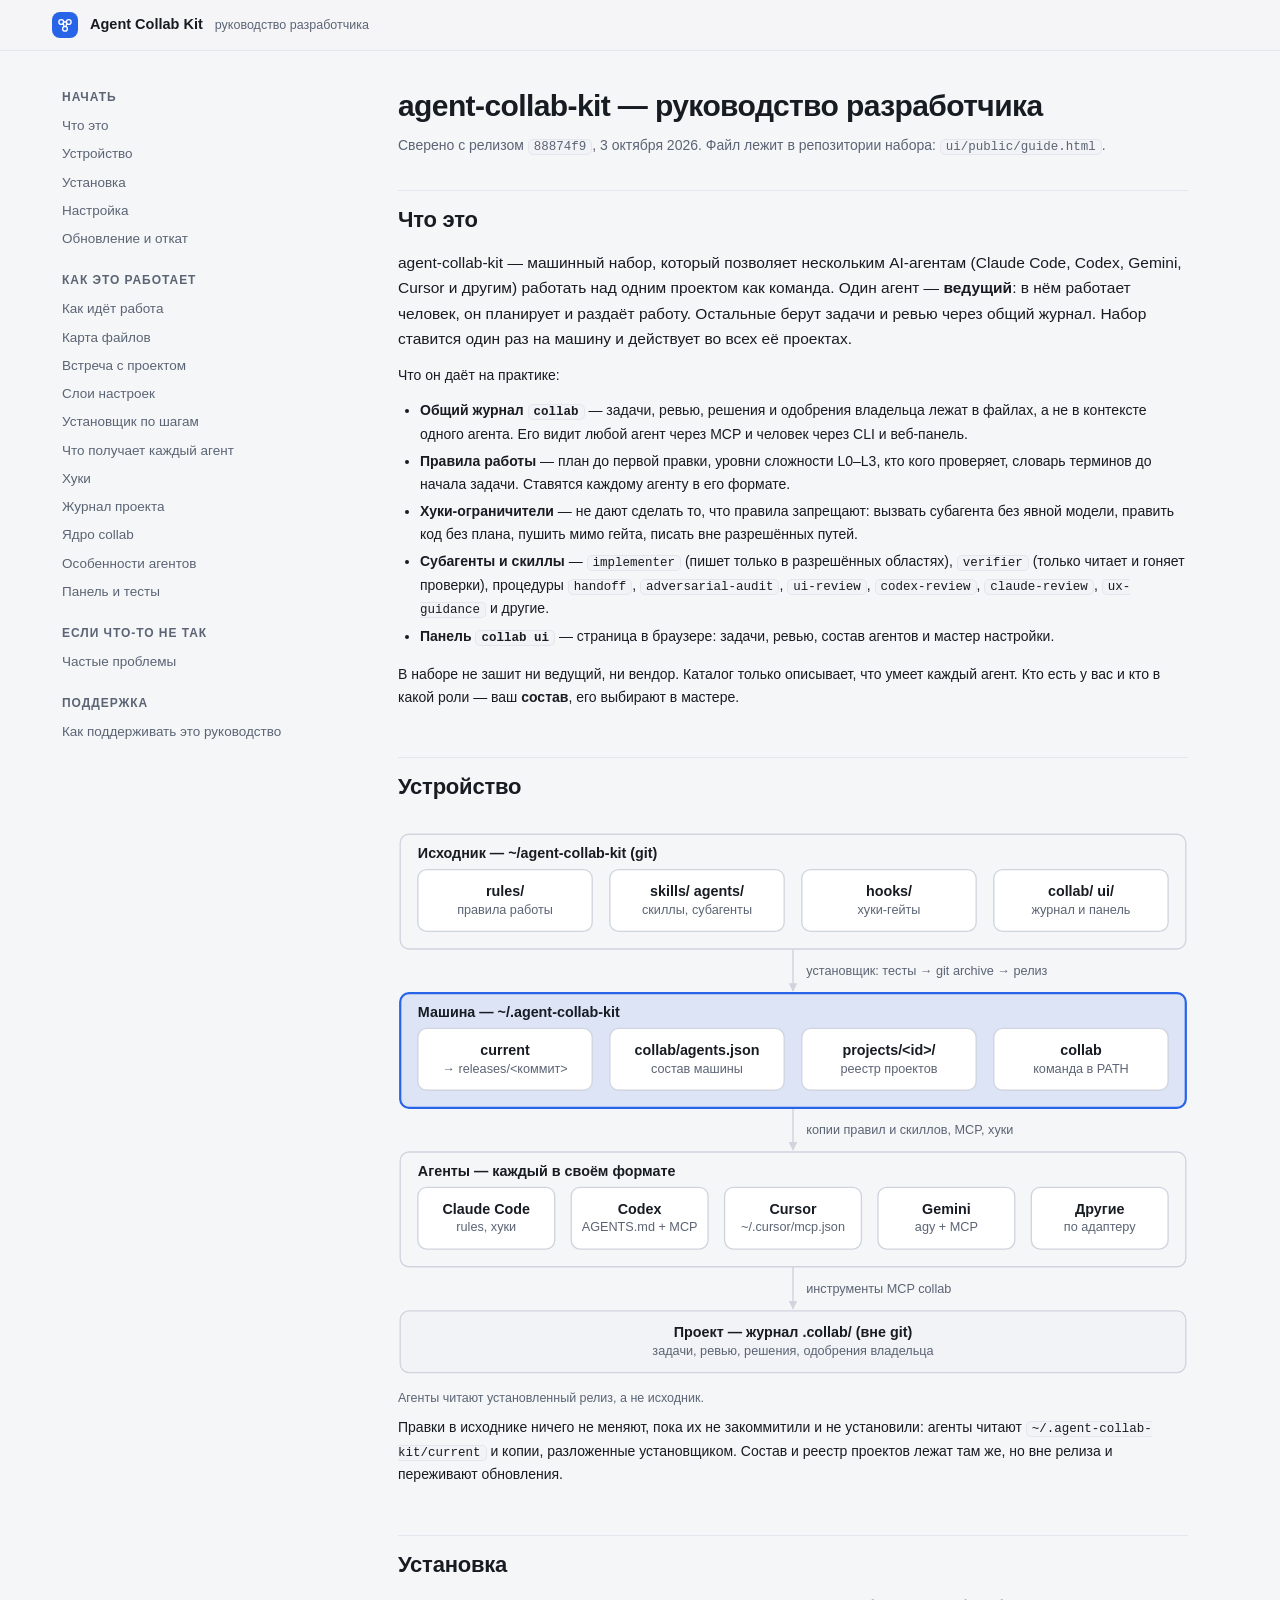
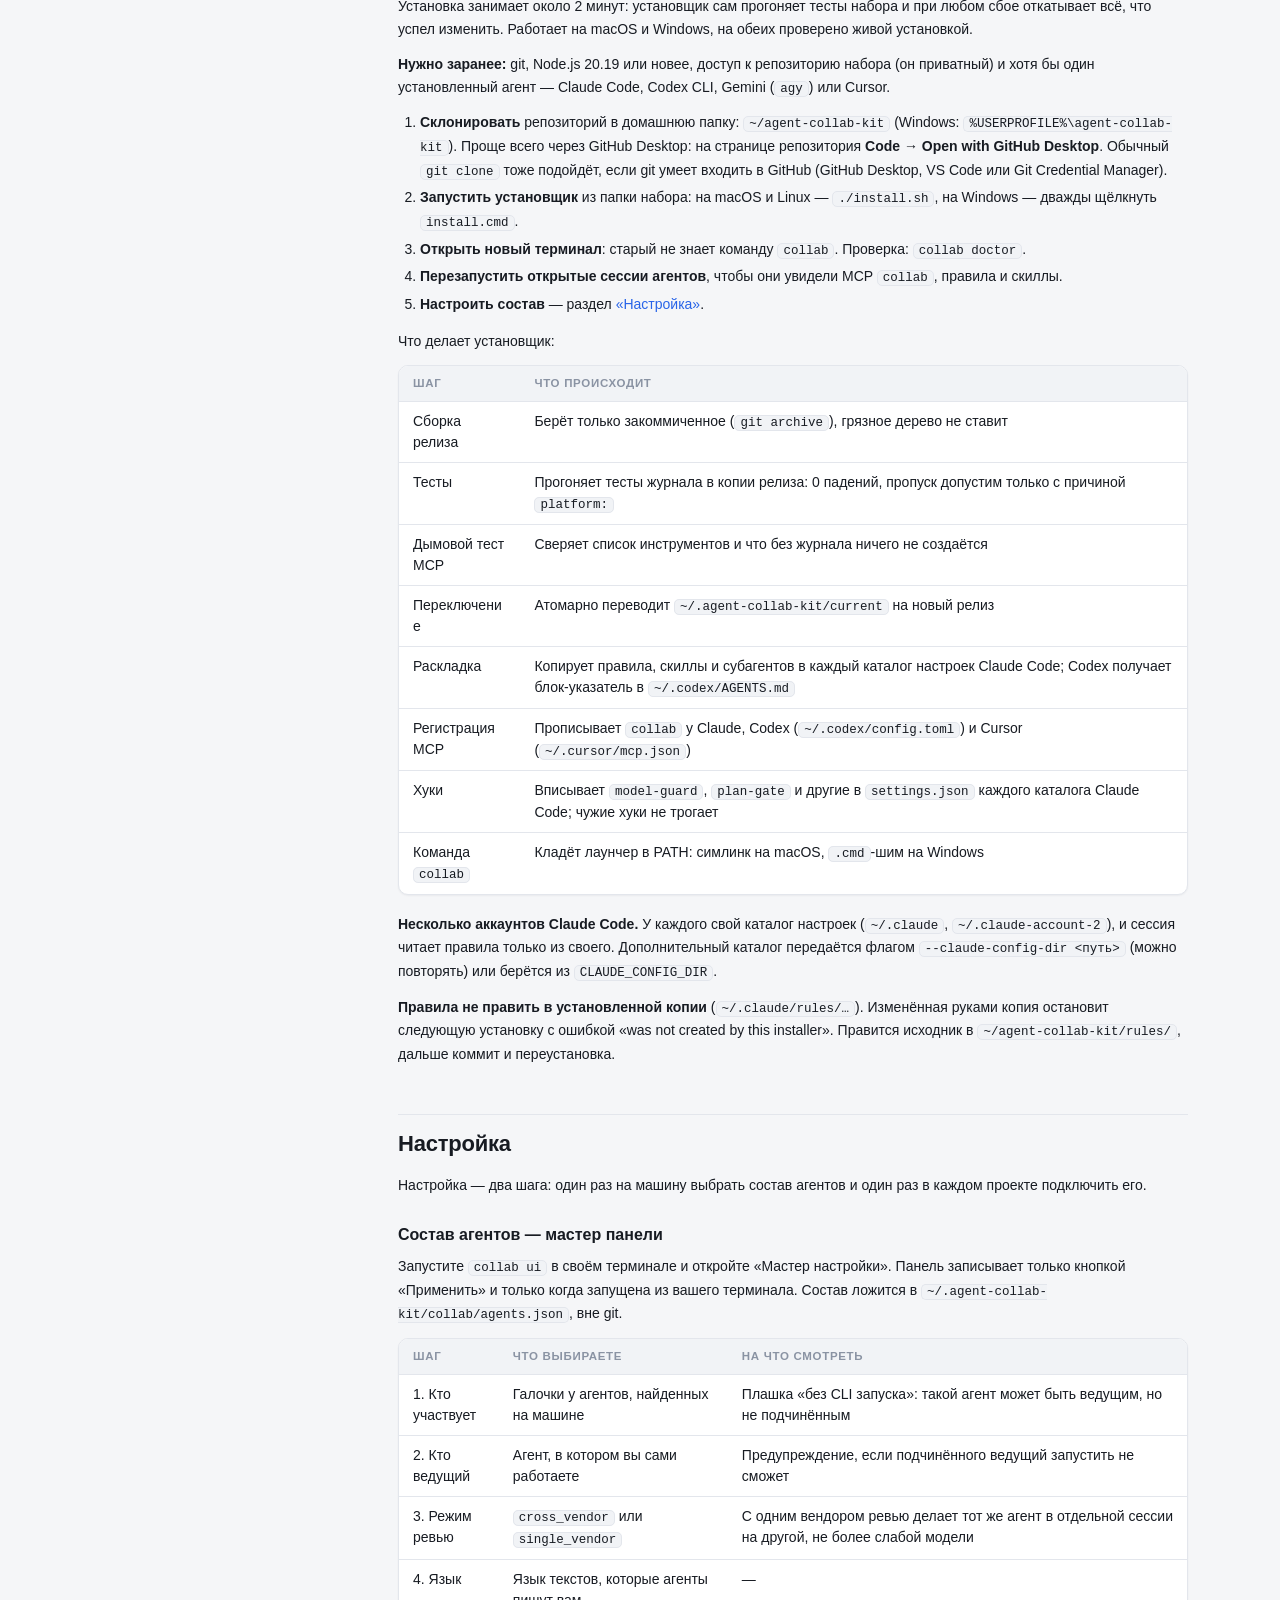
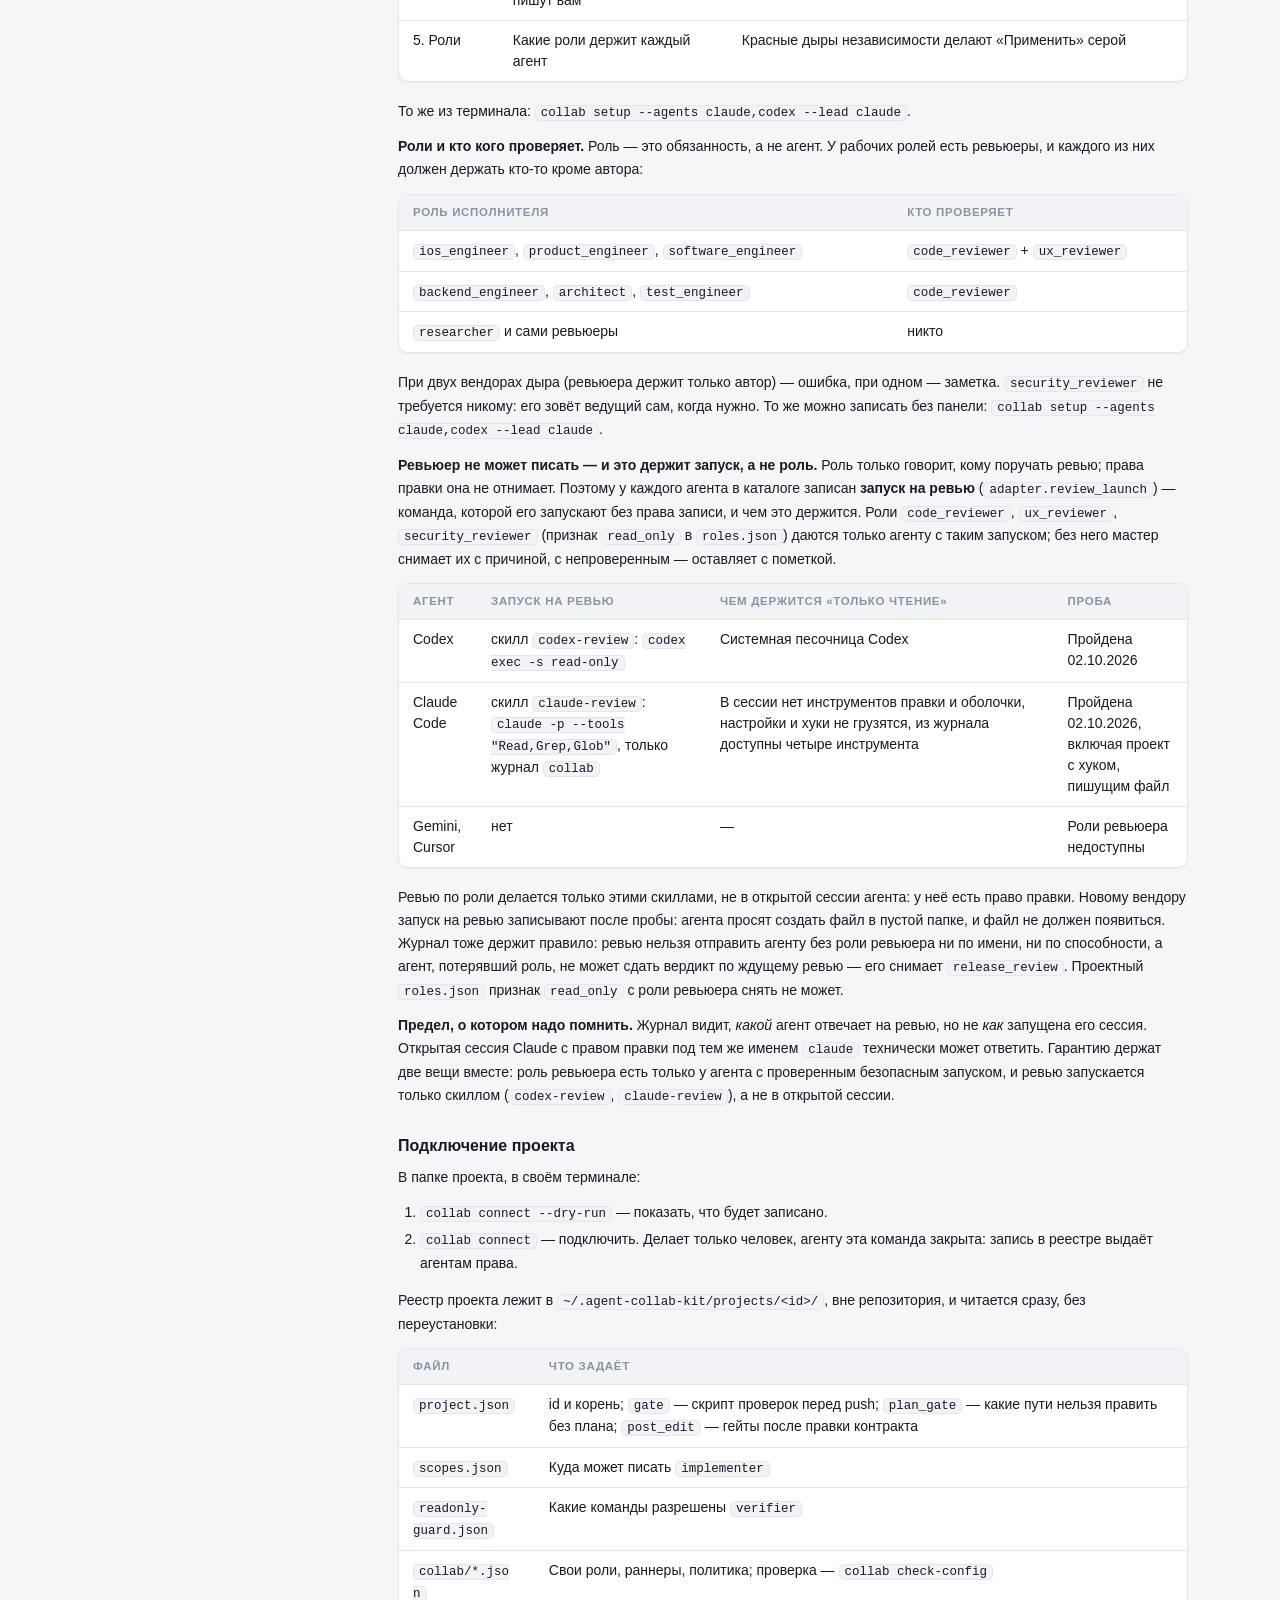
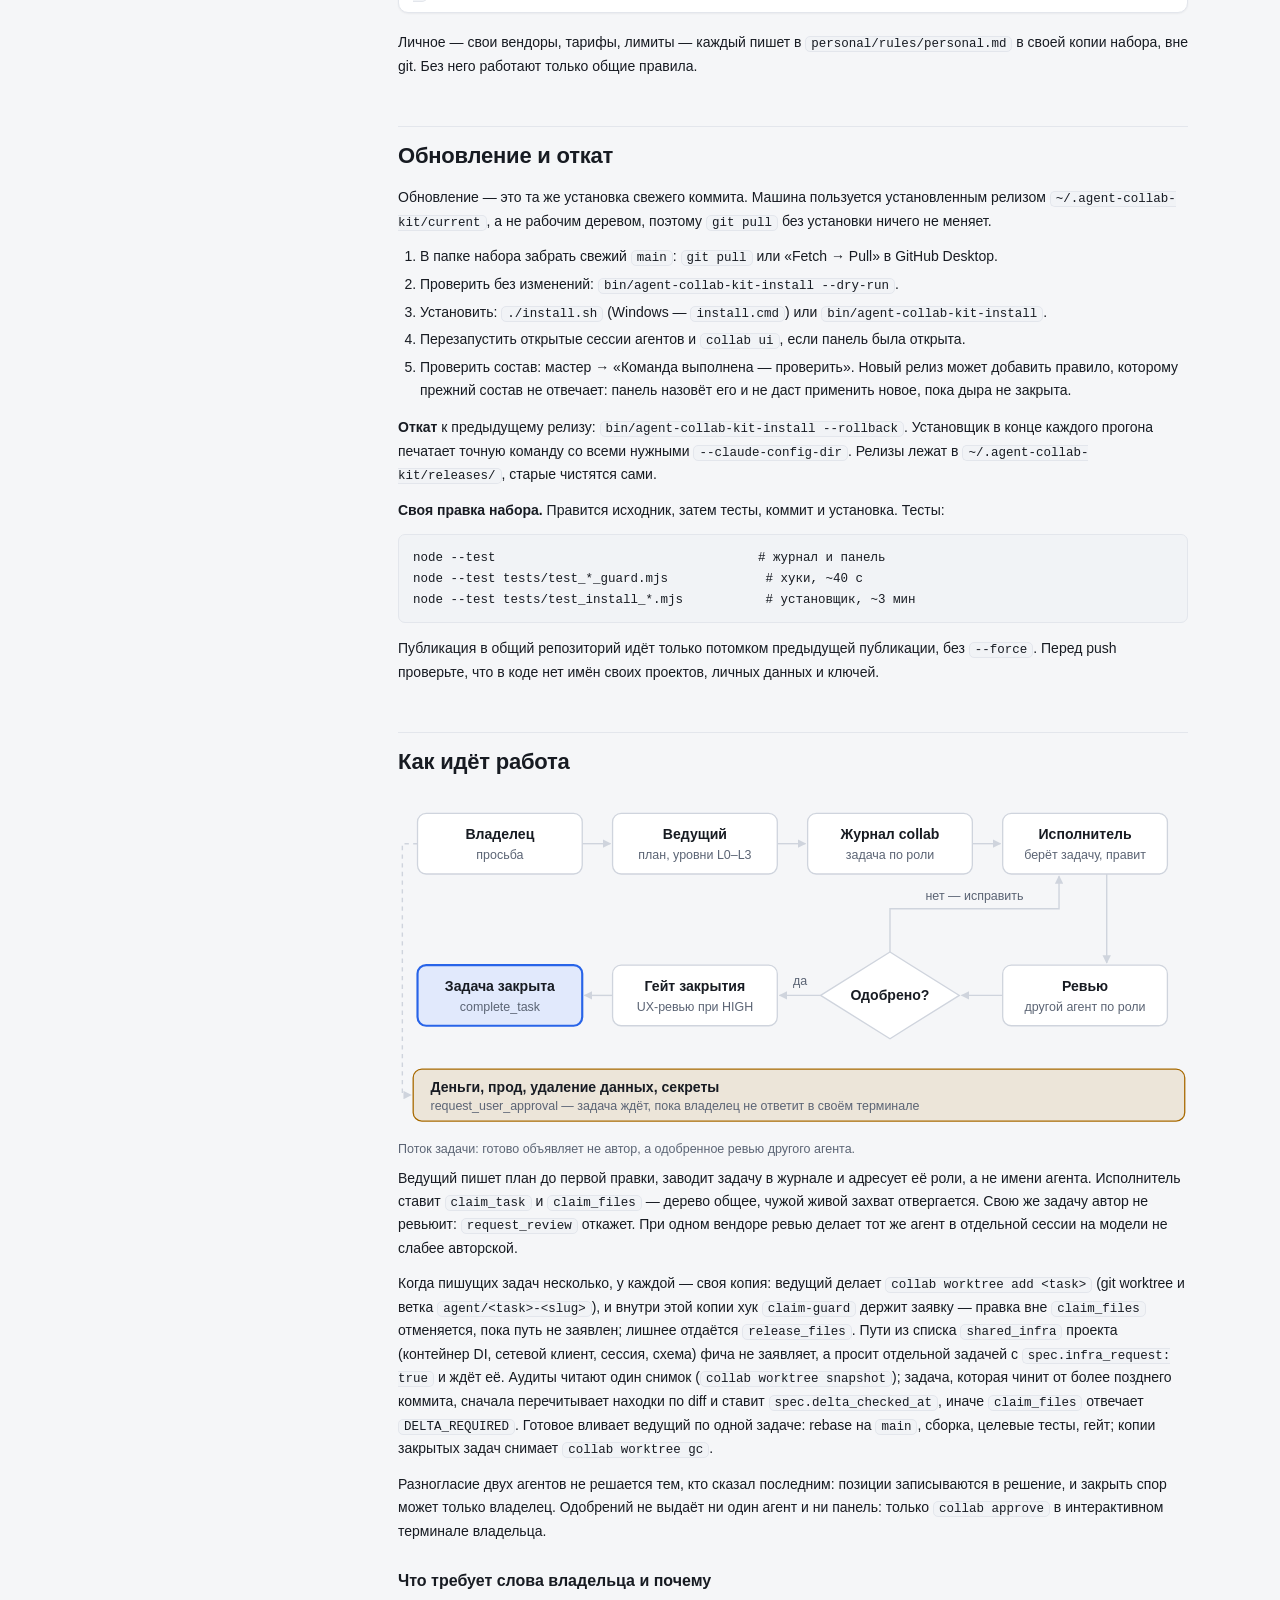
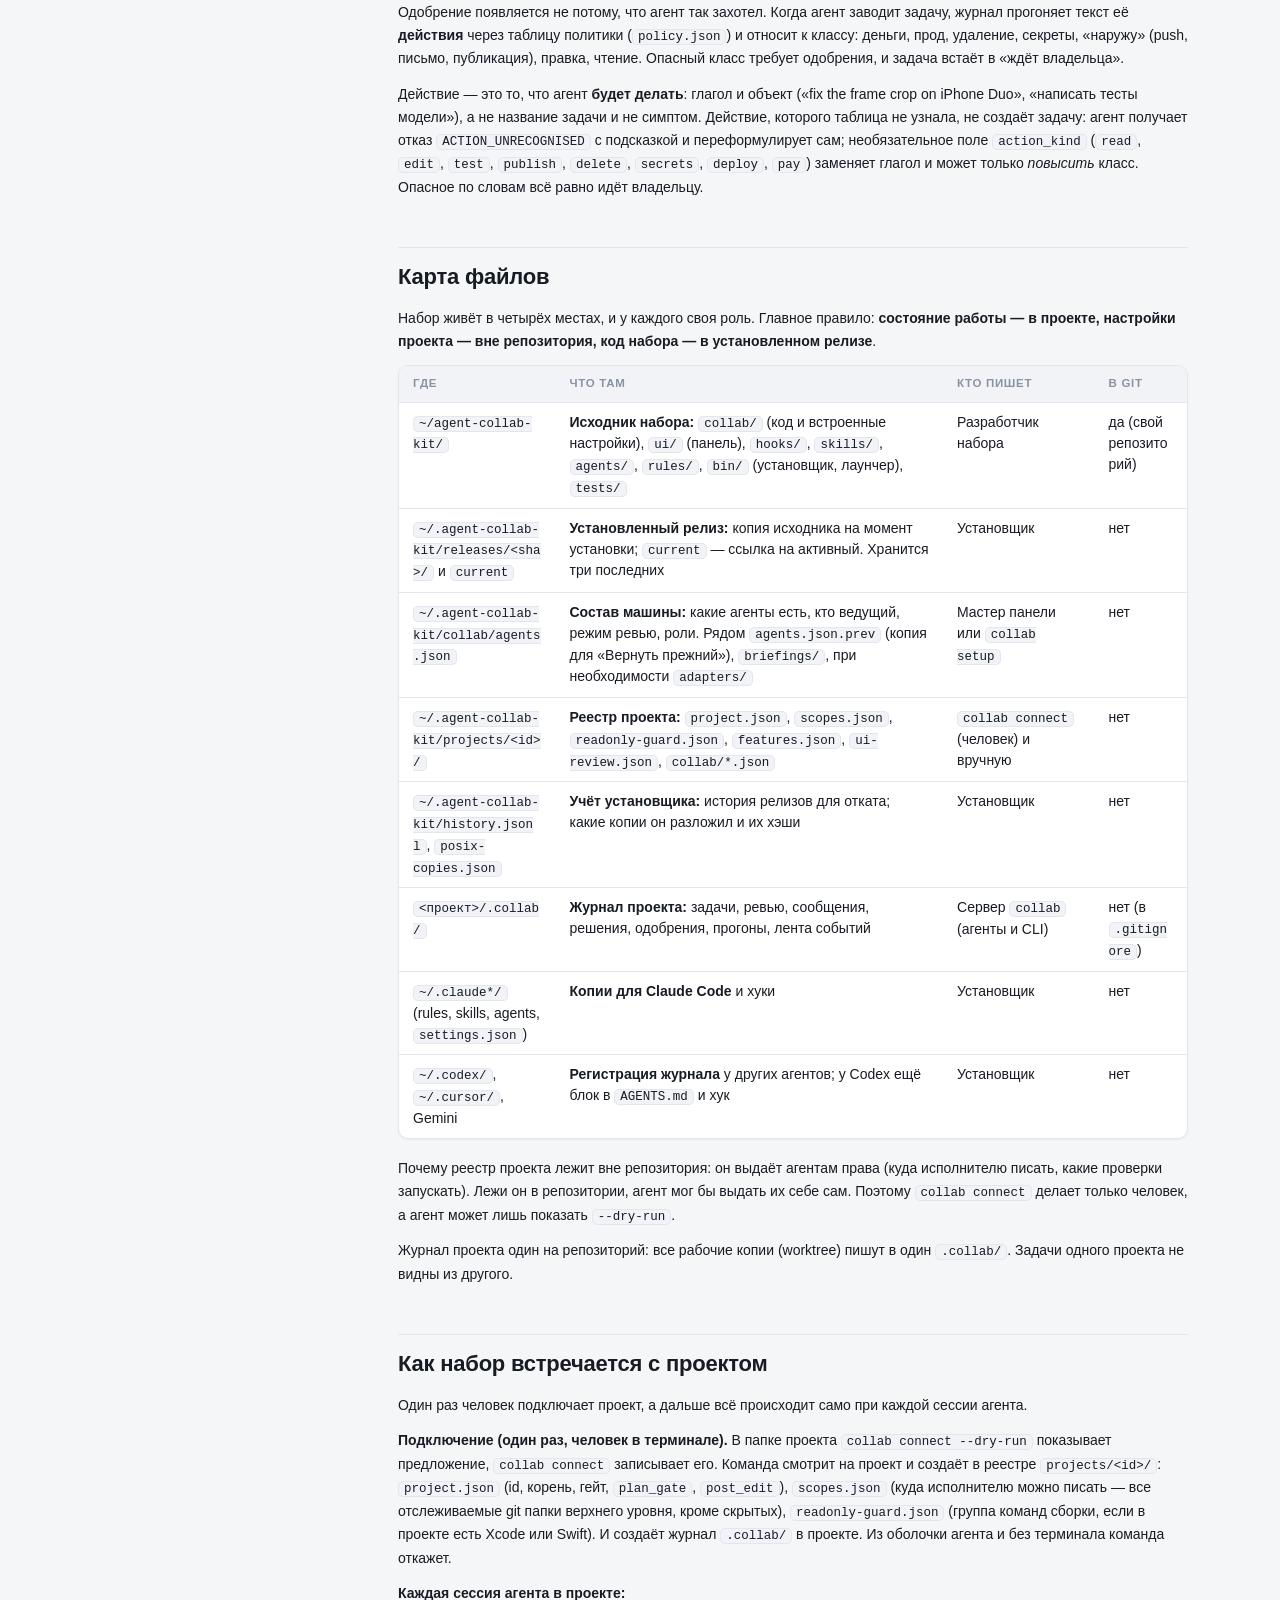
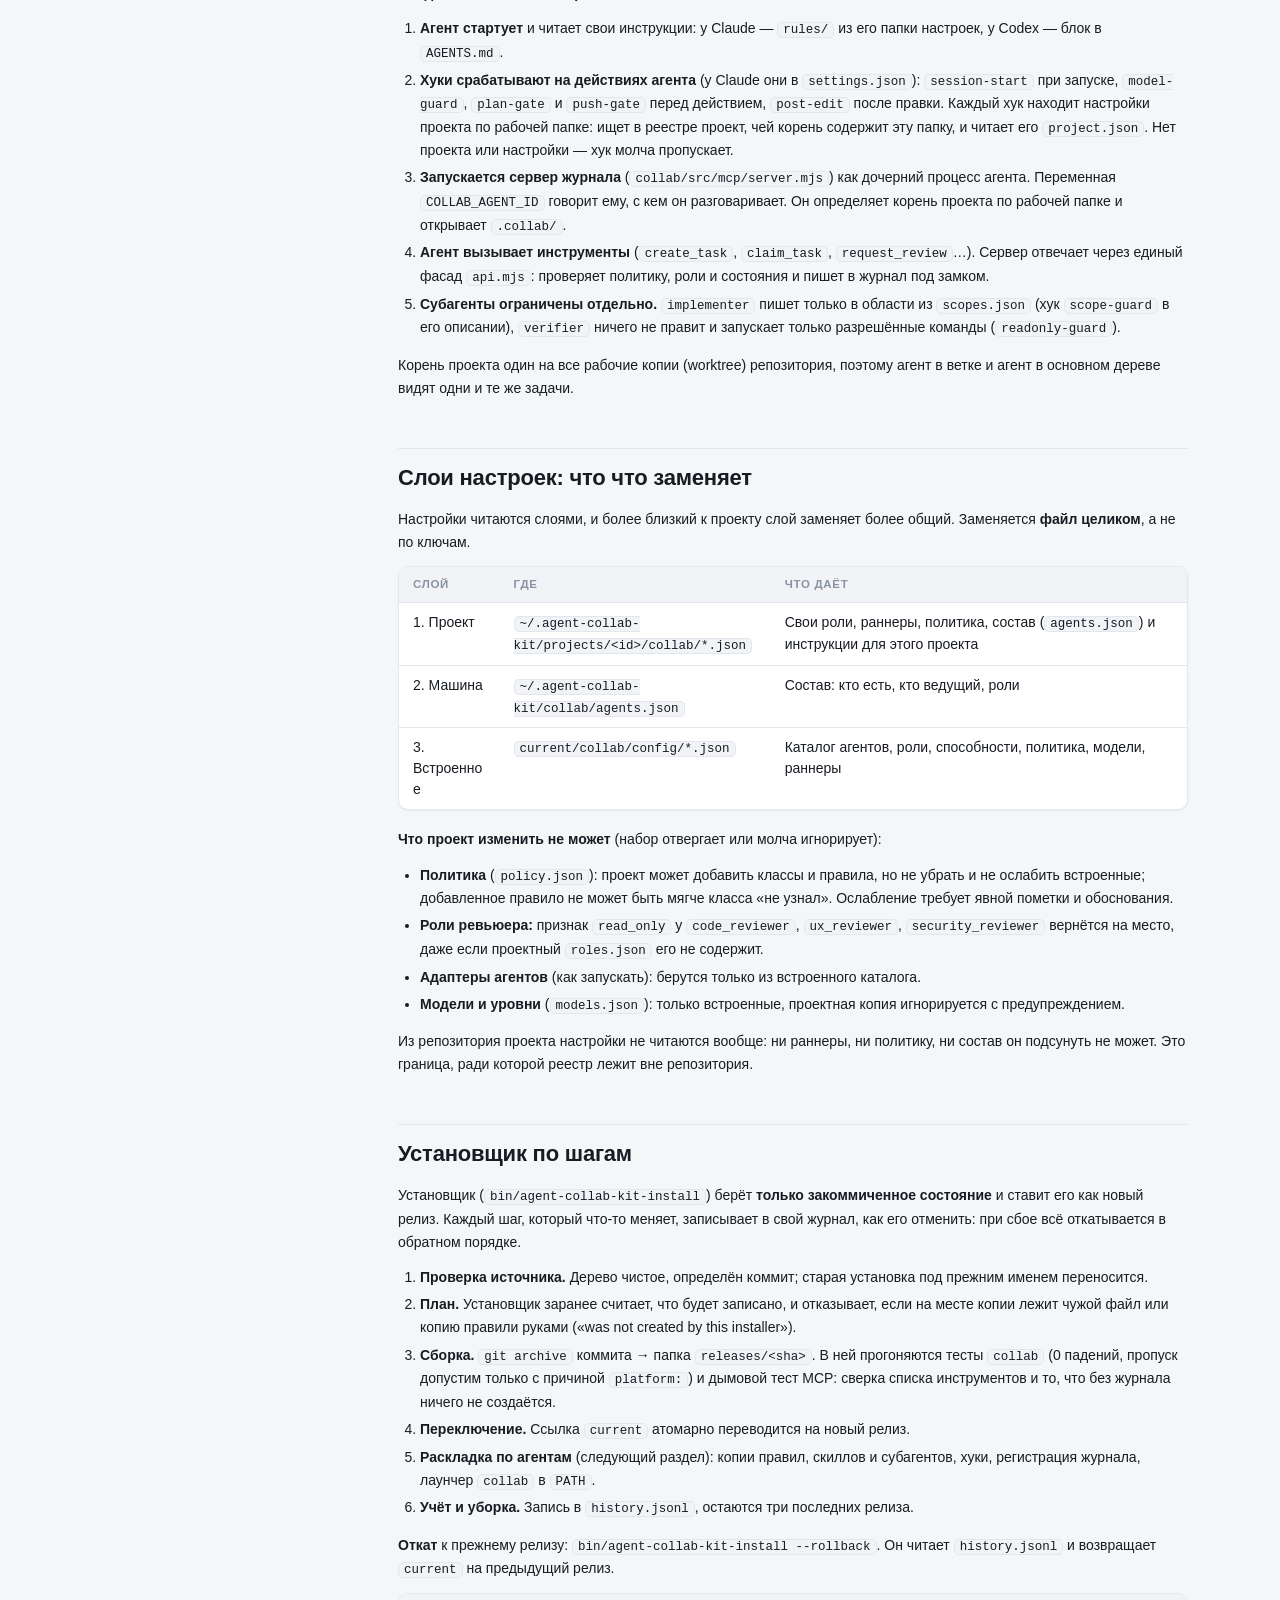
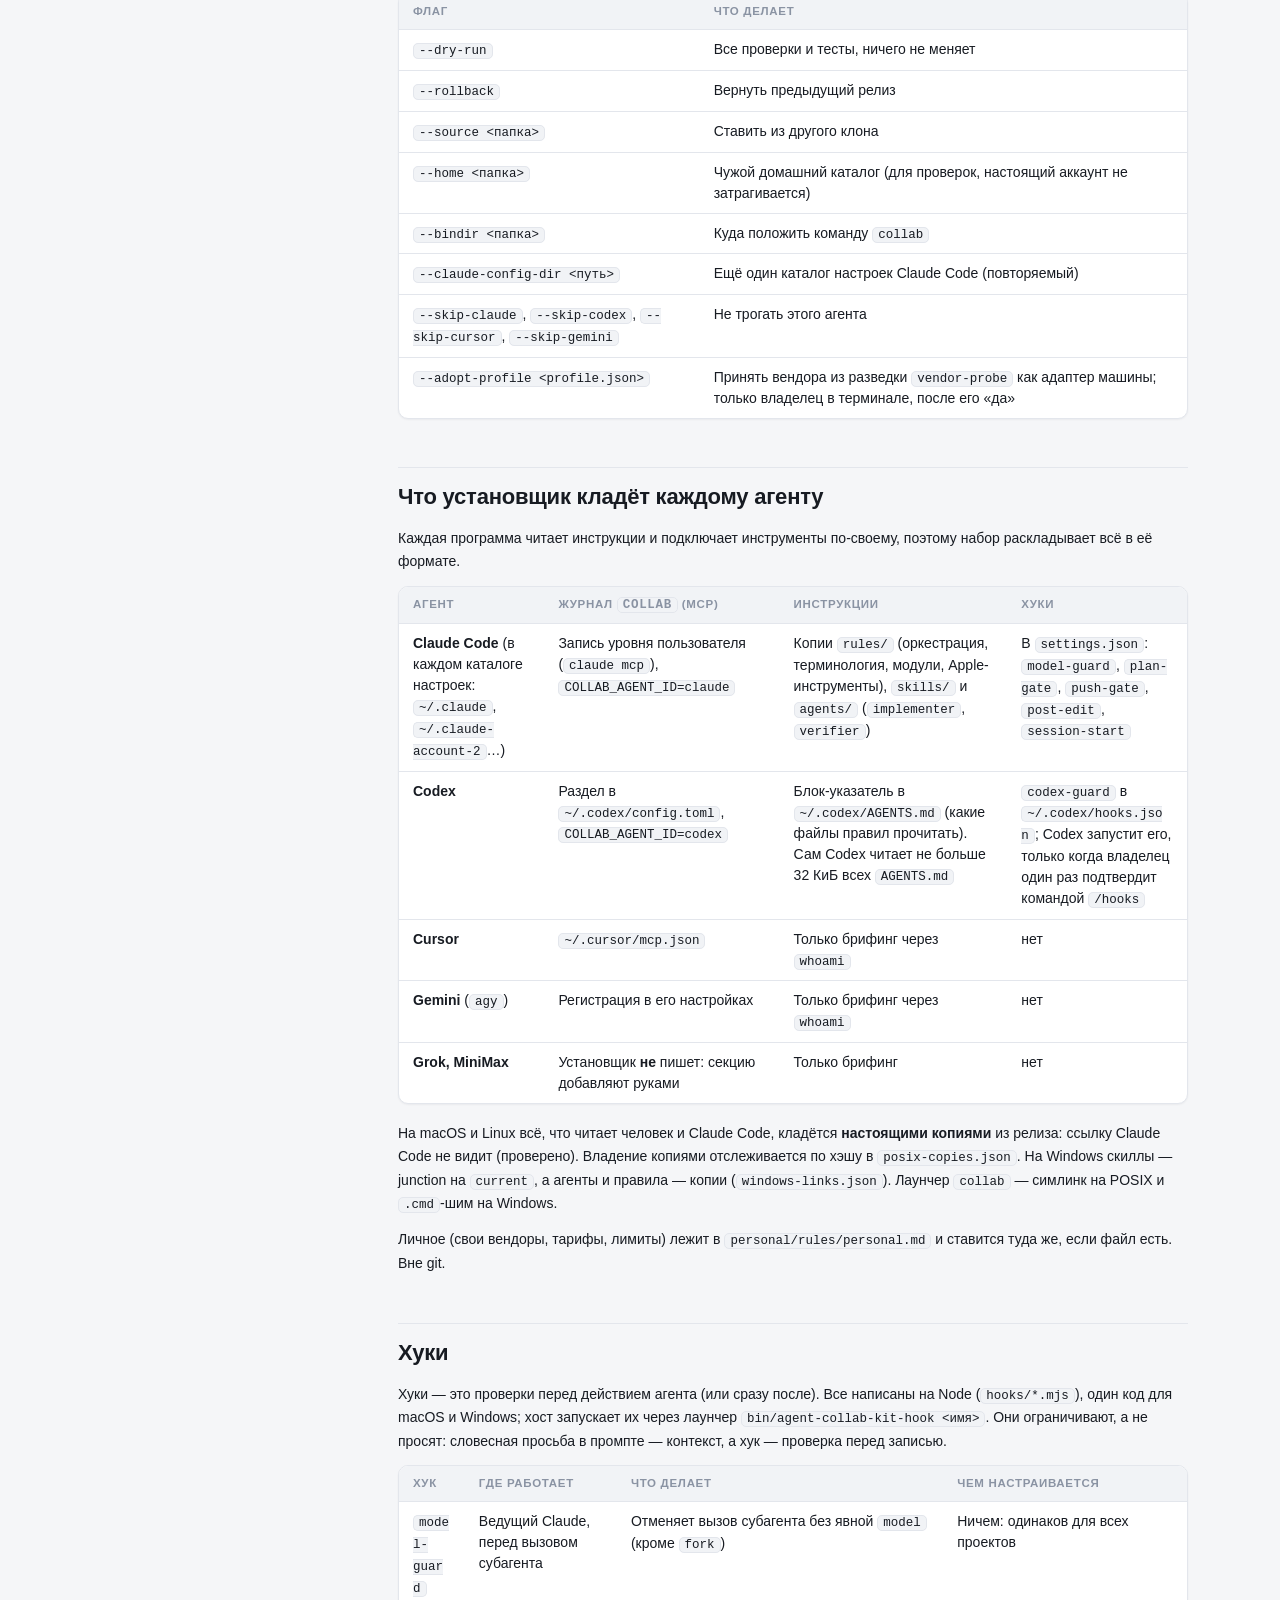
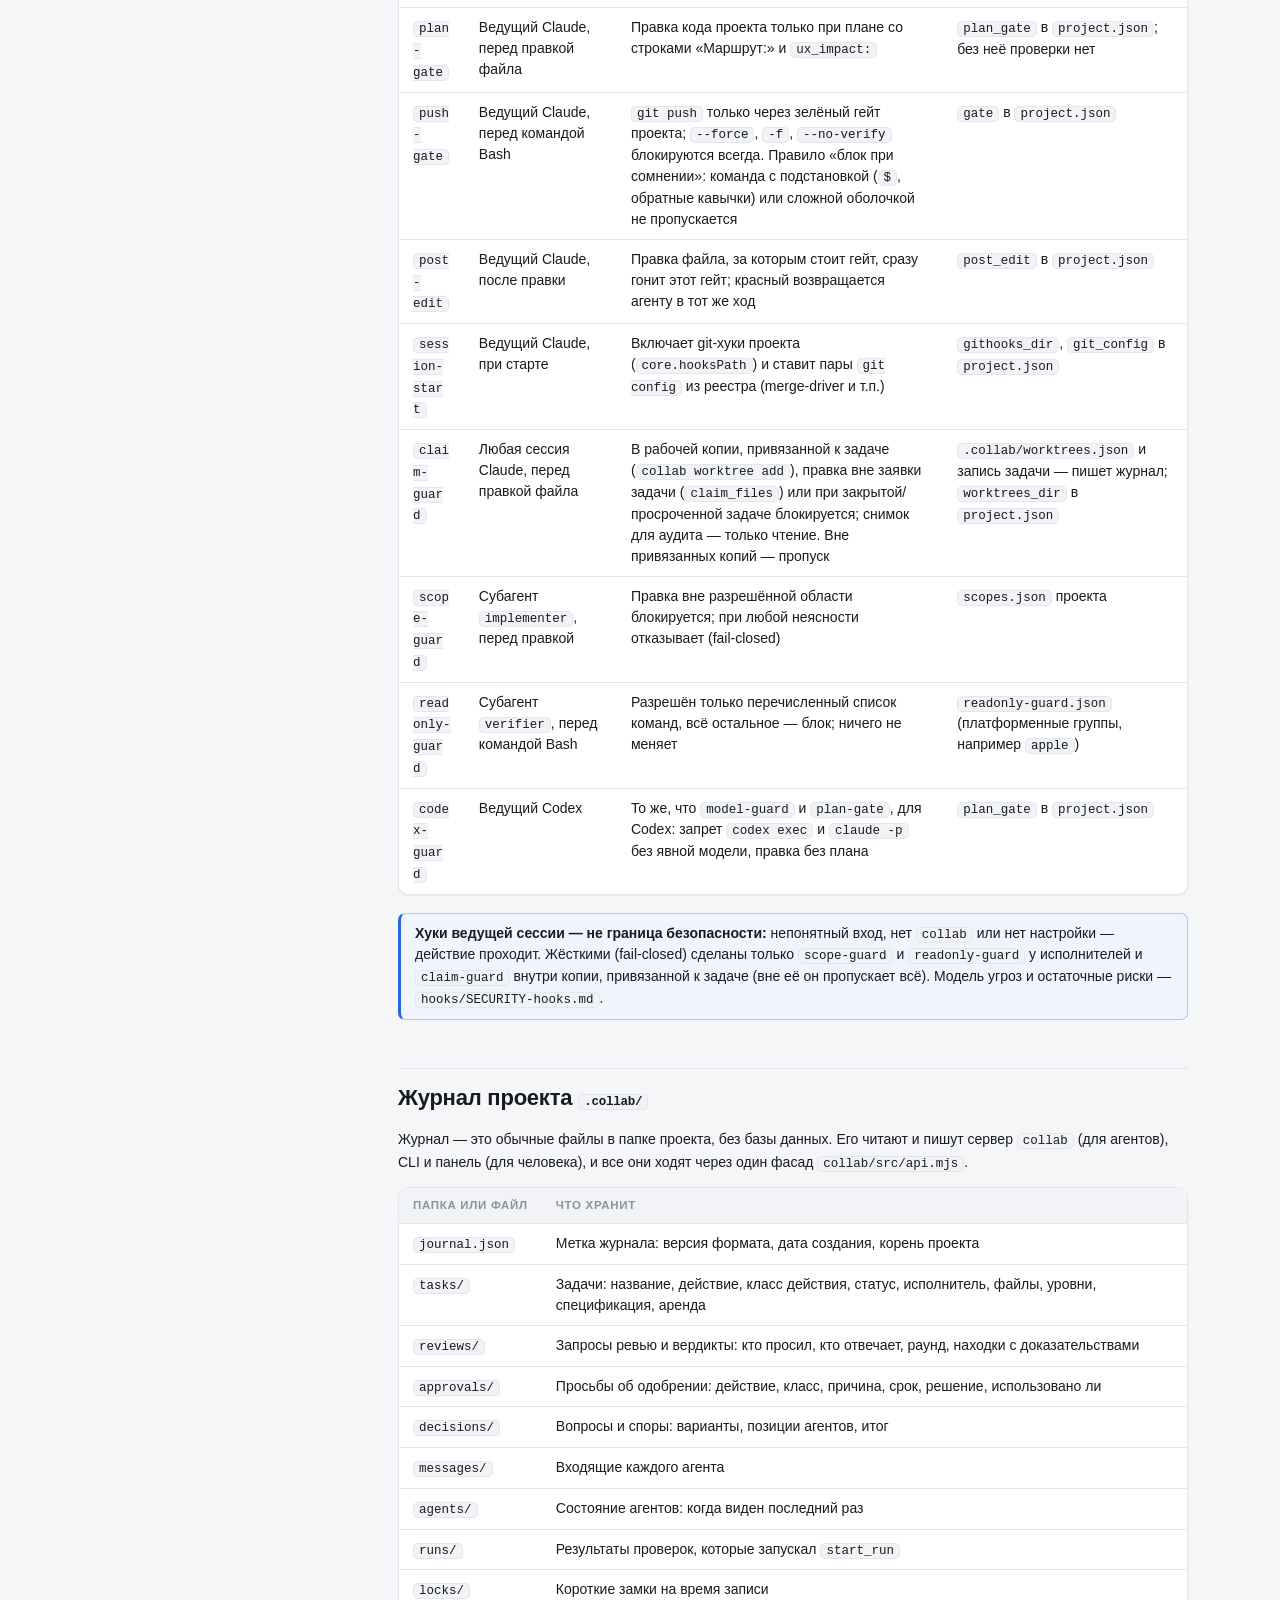
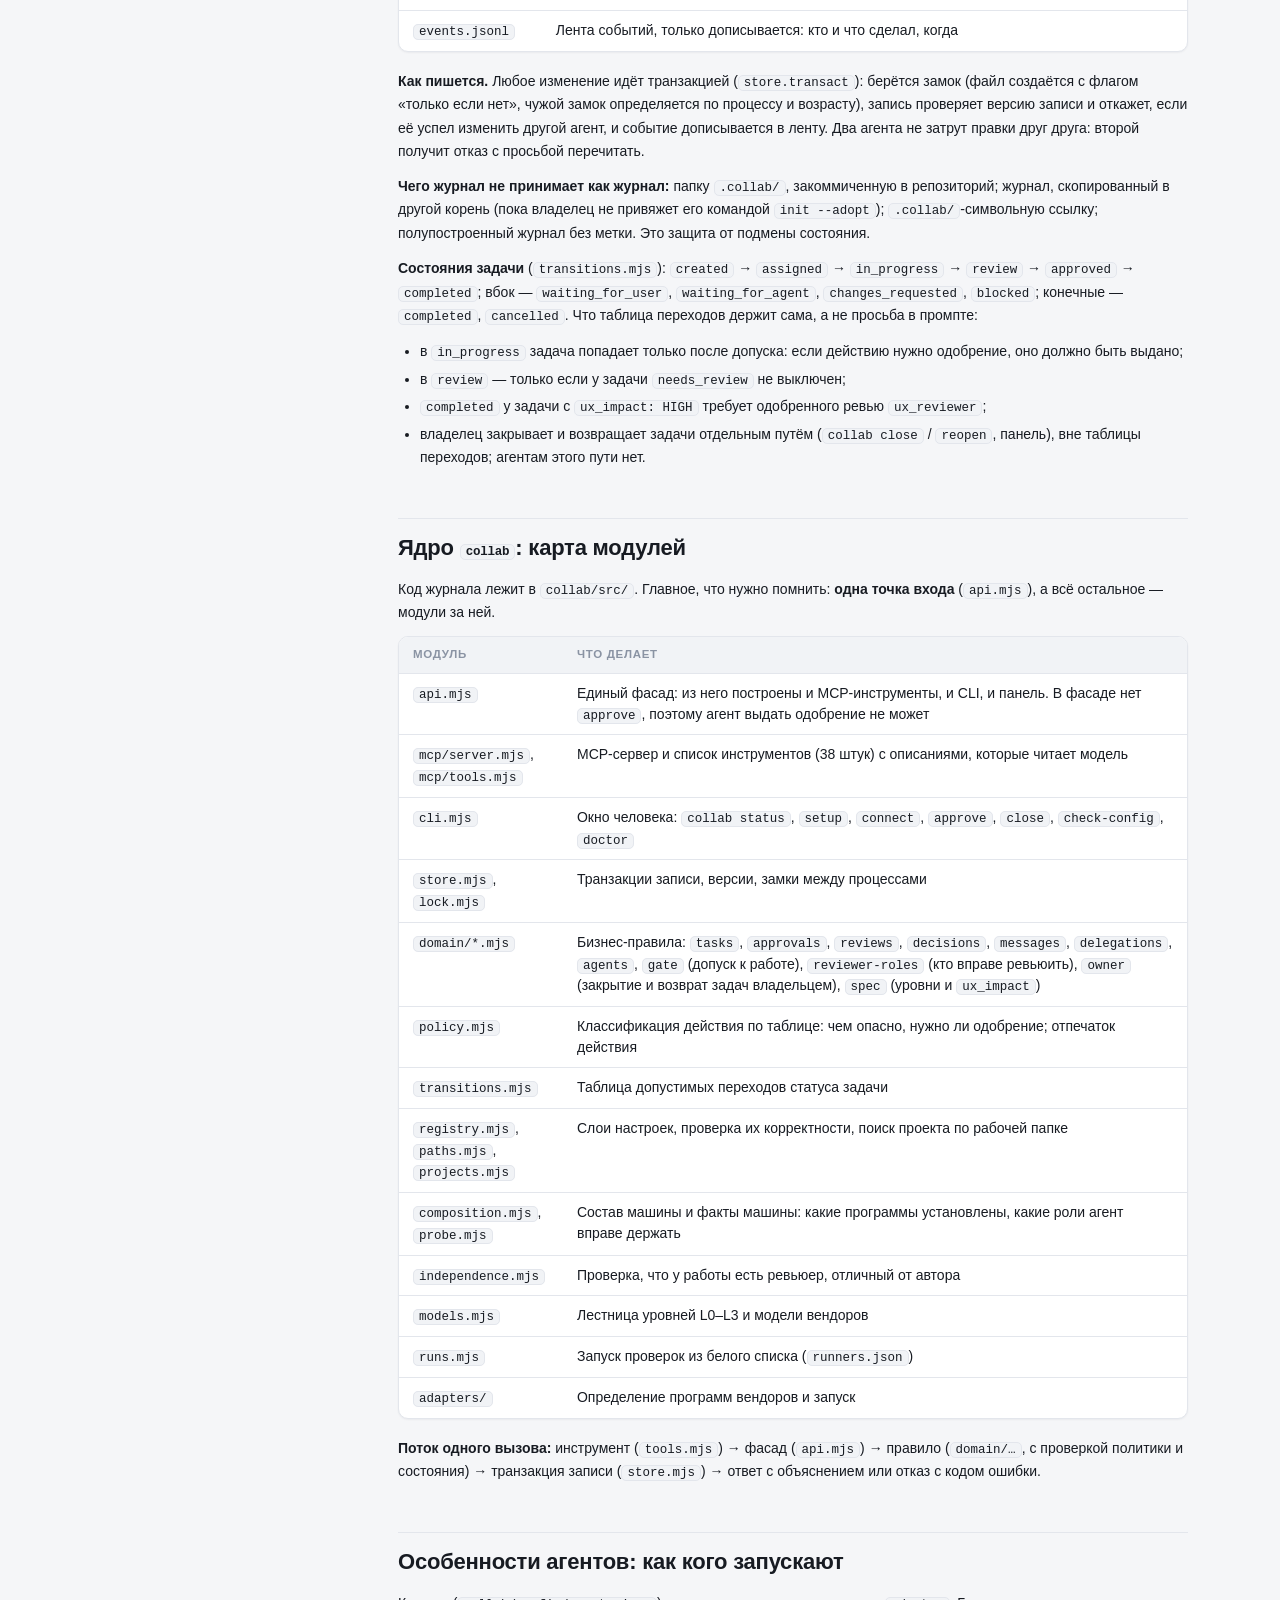
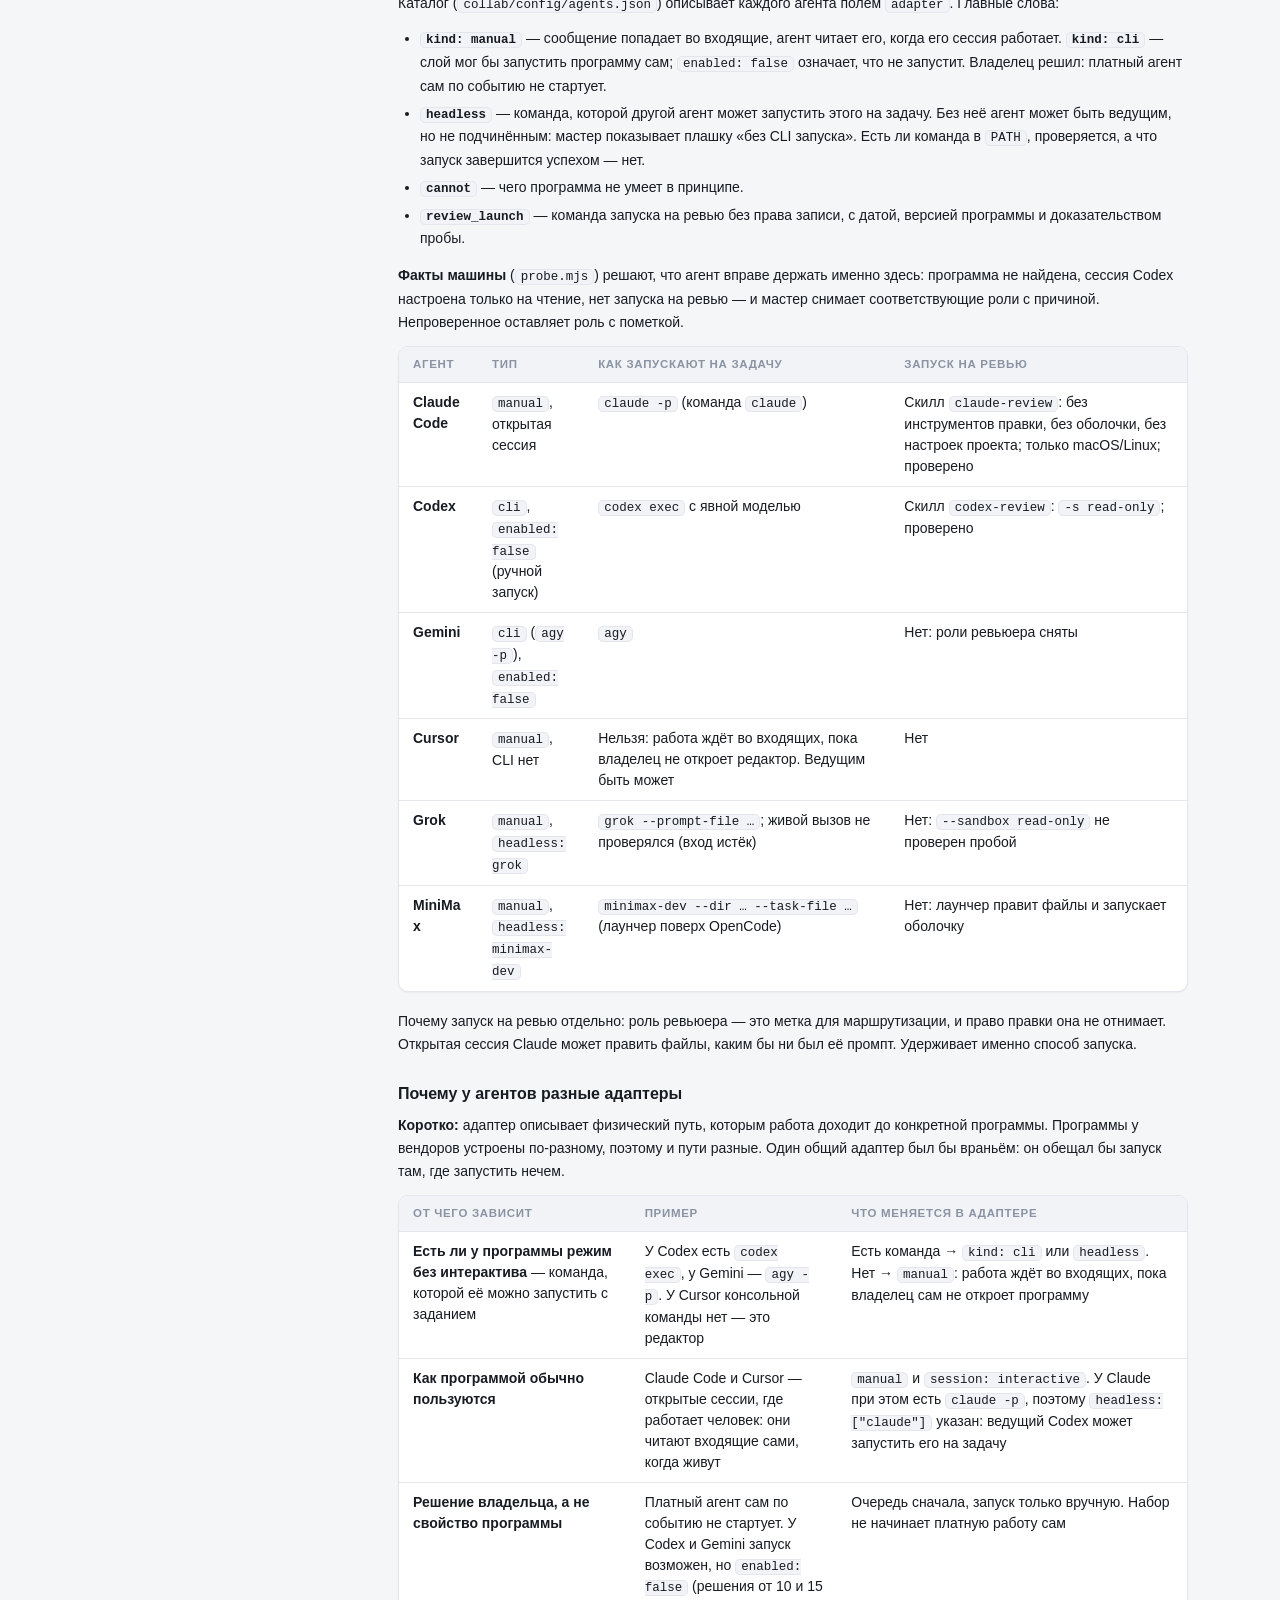
<file: ui/public/guide.html>
<!doctype html>
<html lang="ru">
<head>
<meta charset="utf-8">
<meta name="viewport" content="width=device-width, initial-scale=1">
<meta name="color-scheme" content="dark light">
<title>Руководство разработчика · Agent Collab Kit</title>
<link rel="stylesheet" href="style.css">
<link rel="stylesheet" href="guide.css">
</head>
<body>
<header class="guide-bar">
  <div class="guide-bar-in">
    <svg class="brand-mark" viewBox="0 0 24 24" aria-hidden="true"><circle cx="7" cy="8" r="3.2" fill="none" stroke="currentColor" stroke-width="1.8"/><circle cx="17" cy="8" r="3.2" fill="none" stroke="currentColor" stroke-width="1.8"/><circle cx="12" cy="17" r="3.2" fill="none" stroke="currentColor" stroke-width="1.8"/><path d="M9.6 9.6l1.2 4.6M14.4 9.6l-1.2 4.6M10.2 8h3.6" fill="none" stroke="currentColor" stroke-width="1.8" stroke-linecap="round"/></svg>
    <strong>Agent Collab Kit</strong><span class="muted">руководство разработчика</span>
  </div>
</header>

<div class="guide">
<nav class="toc" aria-label="Содержание">
  <h2>Начать</h2>
  <a href="#what">Что это</a>
  <a href="#layout">Устройство</a>
  <a href="#install">Установка</a>
  <a href="#setup">Настройка</a>
  <a href="#update">Обновление и откат</a>
  <h2>Как это работает</h2>
  <a href="#flow">Как идёт работа</a>
  <a href="#files">Карта файлов</a>
  <a href="#project">Встреча с проектом</a>
  <a href="#layers">Слои настроек</a>
  <a href="#installer">Установщик по шагам</a>
  <a href="#agents-install">Что получает каждый агент</a>
  <a href="#hooks">Хуки</a>
  <a href="#journal">Журнал проекта</a>
  <a href="#core">Ядро collab</a>
  <a href="#agents">Особенности агентов</a>
  <a href="#panel">Панель и тесты</a>
  <h2>Если что-то не так</h2>
  <a href="#problems">Частые проблемы</a>
  <h2>Поддержка</h2>
  <a href="#maintain">Как поддерживать это руководство</a>
</nav>

<main class="doc">
<h1>agent-collab-kit — руководство разработчика</h1>
<p class="byline">Сверено с релизом <code>88874f9</code>, 3 октября 2026. Файл лежит в репозитории набора: <code>ui/public/guide.html</code>.</p>

<!-- ───────────────────────── НАЧАТЬ ───────────────────────── -->
<section id="what">
<h2>Что это</h2>
<p class="lead">agent-collab-kit — машинный набор, который позволяет нескольким AI-агентам (Claude Code, Codex, Gemini, Cursor и другим) работать над одним проектом как команда. Один агент — <strong>ведущий</strong>: в нём работает человек, он планирует и раздаёт работу. Остальные берут задачи и ревью через общий журнал. Набор ставится один раз на машину и действует во всех её проектах.</p>
<p>Что он даёт на практике:</p>
<ul>
<li><strong>Общий журнал <code>collab</code></strong> — задачи, ревью, решения и одобрения владельца лежат в файлах, а не в контексте одного агента. Его видит любой агент через MCP и человек через CLI и веб-панель.</li>
<li><strong>Правила работы</strong> — план до первой правки, уровни сложности L0–L3, кто кого проверяет, словарь терминов до начала задачи. Ставятся каждому агенту в его формате.</li>
<li><strong>Хуки-ограничители</strong> — не дают сделать то, что правила запрещают: вызвать субагента без явной модели, править код без плана, пушить мимо гейта, писать вне разрешённых путей.</li>
<li><strong>Субагенты и скиллы</strong> — <code>implementer</code> (пишет только в разрешённых областях), <code>verifier</code> (только читает и гоняет проверки), процедуры <code>handoff</code>, <code>adversarial-audit</code>, <code>ui-review</code>, <code>codex-review</code>, <code>claude-review</code>, <code>ux-guidance</code> и другие.</li>
<li><strong>Панель <code>collab ui</code></strong> — страница в браузере: задачи, ревью, состав агентов и мастер настройки.</li>
</ul>
<p>В наборе не зашит ни ведущий, ни вендор. Каталог только описывает, что умеет каждый агент. Кто есть у вас и кто в какой роли — ваш <strong>состав</strong>, его выбирают в мастере.</p>
</section>

<section id="layout">
<h2>Устройство</h2>
<figure class="fig">
<svg viewBox="22 44 716 510" role="img" aria-label="Агенты читают установленный релиз, а не исходник: четыре слоя — исходник, машина, агенты, журнал проекта">
<defs><marker id="arr1" viewBox="0 0 10 10" refX="9" refY="5" markerWidth="6" markerHeight="6" orient="auto-start-reverse"><path d="M0 0L10 5L0 10z" class="dg-arrow"/></marker></defs>
<path class="dg-line" d="M380 160V198" marker-end="url(#arr1)"/><path class="dg-line" d="M380 304V342" marker-end="url(#arr1)"/><path class="dg-line" d="M380 448V486" marker-end="url(#arr1)"/>
<text class="dg-e" x="392" y="184">установщик: тесты → git archive → релиз</text>
<text class="dg-e" x="392" y="328">копии правил и скиллов, MCP, хуки</text>
<text class="dg-e" x="392" y="472">инструменты MCP collab</text>

<rect class="dg-band" x="24" y="56" width="712" height="104" rx="8"/>
<text class="dg-h" x="40" y="78">Исходник — ~/agent-collab-kit (git)</text>
<rect class="dg-chip" x="40" y="88" width="158" height="56" rx="8"/><rect class="dg-chip" x="214" y="88" width="158" height="56" rx="8"/><rect class="dg-chip" x="388" y="88" width="158" height="56" rx="8"/><rect class="dg-chip" x="562" y="88" width="158" height="56" rx="8"/>
<text class="dg-n" x="119" y="112">rules/</text><text class="dg-s" x="119" y="128">правила работы</text>
<text class="dg-n" x="293" y="112">skills/ agents/</text><text class="dg-s" x="293" y="128">скиллы, субагенты</text>
<text class="dg-n" x="467" y="112">hooks/</text><text class="dg-s" x="467" y="128">хуки-гейты</text>
<text class="dg-n" x="641" y="112">collab/ ui/</text><text class="dg-s" x="641" y="128">журнал и панель</text>

<rect class="dg-band-hi" x="24" y="200" width="712" height="104" rx="8"/>
<text class="dg-h" x="40" y="222">Машина — ~/.agent-collab-kit</text>
<rect class="dg-chip" x="40" y="232" width="158" height="56" rx="8"/><rect class="dg-chip" x="214" y="232" width="158" height="56" rx="8"/><rect class="dg-chip" x="388" y="232" width="158" height="56" rx="8"/><rect class="dg-chip" x="562" y="232" width="158" height="56" rx="8"/>
<text class="dg-n" x="119" y="256">current</text><text class="dg-s" x="119" y="272">→ releases/&lt;коммит&gt;</text>
<text class="dg-n" x="293" y="256">collab/agents.json</text><text class="dg-s" x="293" y="272">состав машины</text>
<text class="dg-n" x="467" y="256">projects/&lt;id&gt;/</text><text class="dg-s" x="467" y="272">реестр проектов</text>
<text class="dg-n" x="641" y="256">collab</text><text class="dg-s" x="641" y="272">команда в PATH</text>

<rect class="dg-band" x="24" y="344" width="712" height="104" rx="8"/>
<text class="dg-h" x="40" y="366">Агенты — каждый в своём формате</text>
<rect class="dg-chip" x="40" y="376" width="124" height="56" rx="8"/><rect class="dg-chip" x="179" y="376" width="124" height="56" rx="8"/><rect class="dg-chip" x="318" y="376" width="124" height="56" rx="8"/><rect class="dg-chip" x="457" y="376" width="124" height="56" rx="8"/><rect class="dg-chip" x="596" y="376" width="124" height="56" rx="8"/>
<text class="dg-n" x="102" y="400">Claude Code</text><text class="dg-s" x="102" y="416">rules, хуки</text>
<text class="dg-n" x="241" y="400">Codex</text><text class="dg-s" x="241" y="416">AGENTS.md + MCP</text>
<text class="dg-n" x="380" y="400">Cursor</text><text class="dg-s" x="380" y="416">~/.cursor/mcp.json</text>
<text class="dg-n" x="519" y="400">Gemini</text><text class="dg-s" x="519" y="416">agy + MCP</text>
<text class="dg-n" x="658" y="400">Другие</text><text class="dg-s" x="658" y="416">по адаптеру</text>

<rect class="dg-band-soft" x="24" y="488" width="712" height="56" rx="8"/>
<text class="dg-n" x="380" y="512">Проект — журнал .collab/ (вне git)</text><text class="dg-s" x="380" y="528">задачи, ревью, решения, одобрения владельца</text>
</svg>
<figcaption>Агенты читают установленный релиз, а не исходник.</figcaption>
</figure>
<p>Правки в исходнике ничего не меняют, пока их не закоммитили и не установили: агенты читают <code>~/.agent-collab-kit/current</code> и копии, разложенные установщиком. Состав и реестр проектов лежат там же, но вне релиза и переживают обновления.</p>
</section>

<section id="install">
<h2>Установка</h2>
<p>Установка занимает около 2 минут: установщик сам прогоняет тесты набора и при любом сбое откатывает всё, что успел изменить. Работает на macOS и Windows, на обеих проверено живой установкой.</p>
<p><strong>Нужно заранее:</strong> git, Node.js 20.19 или новее, доступ к репозиторию набора (он приватный) и хотя бы один установленный агент — Claude Code, Codex CLI, Gemini (<code>agy</code>) или Cursor.</p>
<ol>
<li><strong>Склонировать</strong> репозиторий в домашнюю папку: <code>~/agent-collab-kit</code> (Windows: <code>%USERPROFILE%\agent-collab-kit</code>). Проще всего через GitHub Desktop: на странице репозитория <strong>Code → Open with GitHub Desktop</strong>. Обычный <code>git clone</code> тоже подойдёт, если git умеет входить в GitHub (GitHub Desktop, VS Code или Git Credential Manager).</li>
<li><strong>Запустить установщик</strong> из папки набора: на macOS и Linux — <code>./install.sh</code>, на Windows — дважды щёлкнуть <code>install.cmd</code>.</li>
<li><strong>Открыть новый терминал</strong>: старый не знает команду <code>collab</code>. Проверка: <code>collab doctor</code>.</li>
<li><strong>Перезапустить открытые сессии агентов</strong>, чтобы они увидели MCP <code>collab</code>, правила и скиллы.</li>
<li><strong>Настроить состав</strong> — раздел <a href="#setup">«Настройка»</a>.</li>
</ol>
<p>Что делает установщик:</p>
<table class="data">
<thead><tr><th>Шаг</th><th>Что происходит</th></tr></thead>
<tbody>
<tr><td>Сборка релиза</td><td>Берёт только закоммиченное (<code>git archive</code>), грязное дерево не ставит</td></tr>
<tr><td>Тесты</td><td>Прогоняет тесты журнала в копии релиза: 0 падений, пропуск допустим только с причиной <code>platform:</code></td></tr>
<tr><td>Дымовой тест MCP</td><td>Сверяет список инструментов и что без журнала ничего не создаётся</td></tr>
<tr><td>Переключение</td><td>Атомарно переводит <code>~/.agent-collab-kit/current</code> на новый релиз</td></tr>
<tr><td>Раскладка</td><td>Копирует правила, скиллы и субагентов в каждый каталог настроек Claude Code; Codex получает блок-указатель в <code>~/.codex/AGENTS.md</code></td></tr>
<tr><td>Регистрация MCP</td><td>Прописывает <code>collab</code> у Claude, Codex (<code>~/.codex/config.toml</code>) и Cursor (<code>~/.cursor/mcp.json</code>)</td></tr>
<tr><td>Хуки</td><td>Вписывает <code>model-guard</code>, <code>plan-gate</code> и другие в <code>settings.json</code> каждого каталога Claude Code; чужие хуки не трогает</td></tr>
<tr><td>Команда <code>collab</code></td><td>Кладёт лаунчер в PATH: симлинк на macOS, <code>.cmd</code>-шим на Windows</td></tr>
</tbody></table>
<p><strong>Несколько аккаунтов Claude Code.</strong> У каждого свой каталог настроек (<code>~/.claude</code>, <code>~/.claude-account-2</code>), и сессия читает правила только из своего. Дополнительный каталог передаётся флагом <code>--claude-config-dir &lt;путь&gt;</code> (можно повторять) или берётся из <code>CLAUDE_CONFIG_DIR</code>.</p>
<p><strong>Правила не править в установленной копии</strong> (<code>~/.claude/rules/…</code>). Изменённая руками копия остановит следующую установку с ошибкой «was not created by this installer». Правится исходник в <code>~/agent-collab-kit/rules/</code>, дальше коммит и переустановка.</p>
</section>

<section id="setup">
<h2>Настройка</h2>
<p>Настройка — два шага: один раз на машину выбрать состав агентов и один раз в каждом проекте подключить его.</p>
<h3>Состав агентов — мастер панели</h3>
<p>Запустите <code>collab ui</code> в своём терминале и откройте «Мастер настройки». Панель записывает только кнопкой «Применить» и только когда запущена из вашего терминала. Состав ложится в <code>~/.agent-collab-kit/collab/agents.json</code>, вне git.</p>
<table class="data">
<thead><tr><th>Шаг</th><th>Что выбираете</th><th>На что смотреть</th></tr></thead>
<tbody>
<tr><td>1. Кто участвует</td><td>Галочки у агентов, найденных на машине</td><td>Плашка «без CLI запуска»: такой агент может быть ведущим, но не подчинённым</td></tr>
<tr><td>2. Кто ведущий</td><td>Агент, в котором вы сами работаете</td><td>Предупреждение, если подчинённого ведущий запустить не сможет</td></tr>
<tr><td>3. Режим ревью</td><td><code>cross_vendor</code> или <code>single_vendor</code></td><td>С одним вендором ревью делает тот же агент в отдельной сессии на другой, не более слабой модели</td></tr>
<tr><td>4. Язык</td><td>Язык текстов, которые агенты пишут вам</td><td>—</td></tr>
<tr><td>5. Роли</td><td>Какие роли держит каждый агент</td><td>Красные дыры независимости делают «Применить» серой</td></tr>
</tbody></table>
<p>То же из терминала: <code>collab setup --agents claude,codex --lead claude</code>.</p>
<p><strong>Роли и кто кого проверяет.</strong> Роль — это обязанность, а не агент. У рабочих ролей есть ревьюеры, и каждого из них должен держать кто-то кроме автора:</p>
<table class="data">
<thead><tr><th>Роль исполнителя</th><th>Кто проверяет</th></tr></thead>
<tbody>
<tr><td><code>ios_engineer</code>, <code>product_engineer</code>, <code>software_engineer</code></td><td><code>code_reviewer</code> + <code>ux_reviewer</code></td></tr>
<tr><td><code>backend_engineer</code>, <code>architect</code>, <code>test_engineer</code></td><td><code>code_reviewer</code></td></tr>
<tr><td><code>researcher</code> и сами ревьюеры</td><td>никто</td></tr>
</tbody></table>
<p>При двух вендорах дыра (ревьюера держит только автор) — ошибка, при одном — заметка. <code>security_reviewer</code> не требуется никому: его зовёт ведущий сам, когда нужно. То же можно записать без панели: <code>collab setup --agents claude,codex --lead claude</code>.</p>
<p><strong>Ревьюер не может писать — и это держит запуск, а не роль.</strong> Роль только говорит, кому поручать ревью; права правки она не отнимает. Поэтому у каждого агента в каталоге записан <strong>запуск на ревью</strong> (<code>adapter.review_launch</code>) — команда, которой его запускают без права записи, и чем это держится. Роли <code>code_reviewer</code>, <code>ux_reviewer</code>, <code>security_reviewer</code> (признак <code>read_only</code> в <code>roles.json</code>) даются только агенту с таким запуском; без него мастер снимает их с причиной, с непроверенным — оставляет с пометкой.</p>
<table class="data">
<thead><tr><th>Агент</th><th>Запуск на ревью</th><th>Чем держится «только чтение»</th><th>Проба</th></tr></thead>
<tbody>
<tr><td>Codex</td><td>скилл <code>codex-review</code>: <code>codex exec -s read-only</code></td><td>Системная песочница Codex</td><td>Пройдена 02.10.2026</td></tr>
<tr><td>Claude Code</td><td>скилл <code>claude-review</code>: <code>claude -p --tools "Read,Grep,Glob"</code>, только журнал <code>collab</code></td><td>В сессии нет инструментов правки и оболочки, настройки и хуки не грузятся, из журнала доступны четыре инструмента</td><td>Пройдена 02.10.2026, включая проект с хуком, пишущим файл</td></tr>
<tr><td>Gemini, Cursor</td><td>нет</td><td>—</td><td>Роли ревьюера недоступны</td></tr>
</tbody></table>
<p>Ревью по роли делается только этими скиллами, не в открытой сессии агента: у неё есть право правки. Новому вендору запуск на ревью записывают после пробы: агента просят создать файл в пустой папке, и файл не должен появиться. Журнал тоже держит правило: ревью нельзя отправить агенту без роли ревьюера ни по имени, ни по способности, а агент, потерявший роль, не может сдать вердикт по ждущему ревью — его снимает <code>release_review</code>. Проектный <code>roles.json</code> признак <code>read_only</code> с роли ревьюера снять не может.</p>
<p><strong>Предел, о котором надо помнить.</strong> Журнал видит, <em>какой</em> агент отвечает на ревью, но не <em>как</em> запущена его сессия. Открытая сессия Claude с правом правки под тем же именем <code>claude</code> технически может ответить. Гарантию держат две вещи вместе: роль ревьюера есть только у агента с проверенным безопасным запуском, и ревью запускается только скиллом (<code>codex-review</code>, <code>claude-review</code>), а не в открытой сессии.</p>

<h3>Подключение проекта</h3>
<p>В папке проекта, в своём терминале:</p>
<ol>
<li><code>collab connect --dry-run</code> — показать, что будет записано.</li>
<li><code>collab connect</code> — подключить. Делает только человек, агенту эта команда закрыта: запись в реестре выдаёт агентам права.</li>
</ol>
<p>Реестр проекта лежит в <code>~/.agent-collab-kit/projects/&lt;id&gt;/</code>, вне репозитория, и читается сразу, без переустановки:</p>
<table class="data">
<thead><tr><th>Файл</th><th>Что задаёт</th></tr></thead>
<tbody>
<tr><td><code>project.json</code></td><td>id и корень; <code>gate</code> — скрипт проверок перед push; <code>plan_gate</code> — какие пути нельзя править без плана; <code>post_edit</code> — гейты после правки контракта</td></tr>
<tr><td><code>scopes.json</code></td><td>Куда может писать <code>implementer</code></td></tr>
<tr><td><code>readonly-guard.json</code></td><td>Какие команды разрешены <code>verifier</code></td></tr>
<tr><td><code>collab/*.json</code></td><td>Свои роли, раннеры, политика; проверка — <code>collab check-config</code></td></tr>
</tbody></table>
<p>Личное — свои вендоры, тарифы, лимиты — каждый пишет в <code>personal/rules/personal.md</code> в своей копии набора, вне git. Без него работают только общие правила.</p>
</section>

<section id="update">
<h2>Обновление и откат</h2>
<p>Обновление — это та же установка свежего коммита. Машина пользуется установленным релизом <code>~/.agent-collab-kit/current</code>, а не рабочим деревом, поэтому <code>git pull</code> без установки ничего не меняет.</p>
<ol>
<li>В папке набора забрать свежий <code>main</code>: <code>git pull</code> или «Fetch → Pull» в GitHub Desktop.</li>
<li>Проверить без изменений: <code>bin/agent-collab-kit-install --dry-run</code>.</li>
<li>Установить: <code>./install.sh</code> (Windows — <code>install.cmd</code>) или <code>bin/agent-collab-kit-install</code>.</li>
<li>Перезапустить открытые сессии агентов и <code>collab ui</code>, если панель была открыта.</li>
<li>Проверить состав: мастер → «Команда выполнена — проверить». Новый релиз может добавить правило, которому прежний состав не отвечает: панель назовёт его и не даст применить новое, пока дыра не закрыта.</li>
</ol>
<p><strong>Откат</strong> к предыдущему релизу: <code>bin/agent-collab-kit-install --rollback</code>. Установщик в конце каждого прогона печатает точную команду со всеми нужными <code>--claude-config-dir</code>. Релизы лежат в <code>~/.agent-collab-kit/releases/</code>, старые чистятся сами.</p>
<p><strong>Своя правка набора.</strong> Правится исходник, затем тесты, коммит и установка. Тесты:</p>
<pre><code>node --test                                   # журнал и панель
node --test tests/test_*_guard.mjs             # хуки, ~40 с
node --test tests/test_install_*.mjs           # установщик, ~3 мин</code></pre>
<p>Публикация в общий репозиторий идёт только потомком предыдущей публикации, без <code>--force</code>. Перед push проверьте, что в коде нет имён своих проектов, личных данных и ключей.</p>
</section>

<!-- ───────────────────────── КАК ЭТО РАБОТАЕТ ───────────────────────── -->
<section id="flow">
<h2>Как идёт работа</h2>
<figure class="fig">
<svg viewBox="10 66 729 312" role="img" aria-label="Поток задачи от просьбы владельца до закрытия: ведущий, журнал, исполнитель, ревью, гейт закрытия">
<defs><marker id="arr2" viewBox="0 0 10 10" refX="9" refY="5" markerWidth="6" markerHeight="6" orient="auto-start-reverse"><path d="M0 0L10 5L0 10z" class="dg-arrow"/></marker></defs>
<path class="dg-line" d="M180 110H206" marker-end="url(#arr2)"/><path class="dg-line" d="M360 110H386" marker-end="url(#arr2)"/><path class="dg-line" d="M540 110H566" marker-end="url(#arr2)"/><path class="dg-line" d="M664 138V220" marker-end="url(#arr2)"/><path class="dg-line" d="M568 250H530" marker-end="url(#arr2)"/><path class="dg-line" d="M400 250H362" marker-end="url(#arr2)"/><path class="dg-line" d="M208 250H182" marker-end="url(#arr2)"/><path class="dg-line" d="M464 210V170H620V140" marker-end="url(#arr2)"/><path class="dg-line dg-dash" d="M28 110H14V342H22" marker-end="url(#arr2)"/>
<rect class="dg-chip" x="28" y="82" width="152" height="56" rx="8"/><text class="dg-n" x="104" y="106">Владелец</text><text class="dg-s" x="104" y="124">просьба</text>
<rect class="dg-chip" x="208" y="82" width="152" height="56" rx="8"/><text class="dg-n" x="284" y="106">Ведущий</text><text class="dg-s" x="284" y="124">план, уровни L0–L3</text>
<rect class="dg-chip" x="388" y="82" width="152" height="56" rx="8"/><text class="dg-n" x="464" y="106">Журнал collab</text><text class="dg-s" x="464" y="124">задача по роли</text>
<rect class="dg-chip" x="568" y="82" width="152" height="56" rx="8"/><text class="dg-n" x="644" y="106">Исполнитель</text><text class="dg-s" x="644" y="124">берёт задачу, правит</text>
<rect class="dg-chip" x="568" y="222" width="152" height="56" rx="8"/><text class="dg-n" x="644" y="246">Ревью</text><text class="dg-s" x="644" y="264">другой агент по роли</text>
<polygon class="dg-chip" points="400,250 464,210 528,250 464,290"/><text class="dg-n" x="464" y="254">Одобрено?</text>
<rect class="dg-chip" x="208" y="222" width="152" height="56" rx="8"/><text class="dg-n" x="284" y="246">Гейт закрытия</text><text class="dg-s" x="284" y="264">UX-ревью при HIGH</text>
<rect class="dg-chip-hi" x="28" y="222" width="152" height="56" rx="8"/><text class="dg-n" x="104" y="246">Задача закрыта</text><text class="dg-s" x="104" y="264">complete_task</text>
<text class="dg-e" x="542" y="162" text-anchor="middle">нет — исправить</text><text class="dg-e" x="381" y="240" text-anchor="middle">да</text>
<rect class="dg-band-warn" x="24" y="318" width="712" height="48" rx="8"/>
<text class="dg-h" x="40" y="339">Деньги, прод, удаление данных, секреты</text>
<text class="dg-e" x="40" y="356">request_user_approval — задача ждёт, пока владелец не ответит в своём терминале</text>
</svg>
<figcaption>Поток задачи: готово объявляет не автор, а одобренное ревью другого агента.</figcaption>
</figure>
<p>Ведущий пишет план до первой правки, заводит задачу в журнале и адресует её роли, а не имени агента. Исполнитель ставит <code>claim_task</code> и <code>claim_files</code> — дерево общее, чужой живой захват отвергается. Свою же задачу автор не ревьюит: <code>request_review</code> откажет. При одном вендоре ревью делает тот же агент в отдельной сессии на модели не слабее авторской.</p>
<p>Когда пишущих задач несколько, у каждой — своя копия: ведущий делает <code>collab worktree add &lt;task&gt;</code> (git worktree и ветка <code>agent/&lt;task&gt;-&lt;slug&gt;</code>), и внутри этой копии хук <code>claim-guard</code> держит заявку — правка вне <code>claim_files</code> отменяется, пока путь не заявлен; лишнее отдаётся <code>release_files</code>. Пути из списка <code>shared_infra</code> проекта (контейнер DI, сетевой клиент, сессия, схема) фича не заявляет, а просит отдельной задачей с <code>spec.infra_request: true</code> и ждёт её. Аудиты читают один снимок (<code>collab worktree snapshot</code>); задача, которая чинит от более позднего коммита, сначала перечитывает находки по diff и ставит <code>spec.delta_checked_at</code>, иначе <code>claim_files</code> отвечает <code>DELTA_REQUIRED</code>. Готовое вливает ведущий по одной задаче: rebase на <code>main</code>, сборка, целевые тесты, гейт; копии закрытых задач снимает <code>collab worktree gc</code>.</p>
<p>Разногласие двух агентов не решается тем, кто сказал последним: позиции записываются в решение, и закрыть спор может только владелец. Одобрений не выдаёт ни один агент и ни панель: только <code>collab approve</code> в интерактивном терминале владельца.</p>
<h3>Что требует слова владельца и почему</h3>
<p>Одобрение появляется не потому, что агент так захотел. Когда агент заводит задачу, журнал прогоняет текст её <strong>действия</strong> через таблицу политики (<code>policy.json</code>) и относит к классу: деньги, прод, удаление, секреты, «наружу» (push, письмо, публикация), правка, чтение. Опасный класс требует одобрения, и задача встаёт в «ждёт владельца».</p>
<p>Действие — это то, что агент <strong>будет делать</strong>: глагол и объект («fix the frame crop on iPhone Duo», «написать тесты модели»), а не название задачи и не симптом. Действие, которого таблица не узнала, не создаёт задачу: агент получает отказ <code>ACTION_UNRECOGNISED</code> с подсказкой и переформулирует сам; необязательное поле <code>action_kind</code> (<code>read</code>, <code>edit</code>, <code>test</code>, <code>publish</code>, <code>delete</code>, <code>secrets</code>, <code>deploy</code>, <code>pay</code>) заменяет глагол и может только <em>повысить</em> класс. Опасное по словам всё равно идёт владельцу.</p>
</section>

<section id="files">
<h2>Карта файлов</h2>
<p>Набор живёт в четырёх местах, и у каждого своя роль. Главное правило: <strong>состояние работы — в проекте, настройки проекта — вне репозитория, код набора — в установленном релизе</strong>.</p>
<table class="data">
<thead><tr><th>Где</th><th>Что там</th><th>Кто пишет</th><th>В git</th></tr></thead>
<tbody>
<tr><td><code>~/agent-collab-kit/</code></td><td><strong>Исходник набора:</strong> <code>collab/</code> (код и встроенные настройки), <code>ui/</code> (панель), <code>hooks/</code>, <code>skills/</code>, <code>agents/</code>, <code>rules/</code>, <code>bin/</code> (установщик, лаунчер), <code>tests/</code></td><td>Разработчик набора</td><td>да (свой репозиторий)</td></tr>
<tr><td><code>~/.agent-collab-kit/releases/&lt;sha&gt;/</code> и <code>current</code></td><td><strong>Установленный релиз:</strong> копия исходника на момент установки; <code>current</code> — ссылка на активный. Хранится три последних</td><td>Установщик</td><td>нет</td></tr>
<tr><td><code>~/.agent-collab-kit/collab/agents.json</code></td><td><strong>Состав машины:</strong> какие агенты есть, кто ведущий, режим ревью, роли. Рядом <code>agents.json.prev</code> (копия для «Вернуть прежний»), <code>briefings/</code>, при необходимости <code>adapters/</code></td><td>Мастер панели или <code>collab setup</code></td><td>нет</td></tr>
<tr><td><code>~/.agent-collab-kit/projects/&lt;id&gt;/</code></td><td><strong>Реестр проекта:</strong> <code>project.json</code>, <code>scopes.json</code>, <code>readonly-guard.json</code>, <code>features.json</code>, <code>ui-review.json</code>, <code>collab/*.json</code></td><td><code>collab connect</code> (человек) и вручную</td><td>нет</td></tr>
<tr><td><code>~/.agent-collab-kit/history.jsonl</code>, <code>posix-copies.json</code></td><td><strong>Учёт установщика:</strong> история релизов для отката; какие копии он разложил и их хэши</td><td>Установщик</td><td>нет</td></tr>
<tr><td><code>&lt;проект&gt;/.collab/</code></td><td><strong>Журнал проекта:</strong> задачи, ревью, сообщения, решения, одобрения, прогоны, лента событий</td><td>Сервер <code>collab</code> (агенты и CLI)</td><td>нет (в <code>.gitignore</code>)</td></tr>
<tr><td><code>~/.claude*/</code> (rules, skills, agents, <code>settings.json</code>)</td><td><strong>Копии для Claude Code</strong> и хуки</td><td>Установщик</td><td>нет</td></tr>
<tr><td><code>~/.codex/</code>, <code>~/.cursor/</code>, Gemini</td><td><strong>Регистрация журнала</strong> у других агентов; у Codex ещё блок в <code>AGENTS.md</code> и хук</td><td>Установщик</td><td>нет</td></tr>
</tbody></table>
<p>Почему реестр проекта лежит вне репозитория: он выдаёт агентам права (куда исполнителю писать, какие проверки запускать). Лежи он в репозитории, агент мог бы выдать их себе сам. Поэтому <code>collab connect</code> делает только человек, а агент может лишь показать <code>--dry-run</code>.</p>
<p>Журнал проекта один на репозиторий: все рабочие копии (worktree) пишут в один <code>.collab/</code>. Задачи одного проекта не видны из другого.</p>
</section>

<section id="project">
<h2>Как набор встречается с проектом</h2>
<p>Один раз человек подключает проект, а дальше всё происходит само при каждой сессии агента.</p>
<p><strong>Подключение (один раз, человек в терминале).</strong> В папке проекта <code>collab connect --dry-run</code> показывает предложение, <code>collab connect</code> записывает его. Команда смотрит на проект и создаёт в реестре <code>projects/&lt;id&gt;/</code>: <code>project.json</code> (id, корень, гейт, <code>plan_gate</code>, <code>post_edit</code>), <code>scopes.json</code> (куда исполнителю можно писать — все отслеживаемые git папки верхнего уровня, кроме скрытых), <code>readonly-guard.json</code> (группа команд сборки, если в проекте есть Xcode или Swift). И создаёт журнал <code>.collab/</code> в проекте. Из оболочки агента и без терминала команда откажет.</p>
<p><strong>Каждая сессия агента в проекте:</strong></p>
<ol>
<li><strong>Агент стартует</strong> и читает свои инструкции: у Claude — <code>rules/</code> из его папки настроек, у Codex — блок в <code>AGENTS.md</code>.</li>
<li><strong>Хуки срабатывают на действиях агента</strong> (у Claude они в <code>settings.json</code>): <code>session-start</code> при запуске, <code>model-guard</code>, <code>plan-gate</code> и <code>push-gate</code> перед действием, <code>post-edit</code> после правки. Каждый хук находит настройки проекта по рабочей папке: ищет в реестре проект, чей корень содержит эту папку, и читает его <code>project.json</code>. Нет проекта или настройки — хук молча пропускает.</li>
<li><strong>Запускается сервер журнала</strong> (<code>collab/src/mcp/server.mjs</code>) как дочерний процесс агента. Переменная <code>COLLAB_AGENT_ID</code> говорит ему, с кем он разговаривает. Он определяет корень проекта по рабочей папке и открывает <code>.collab/</code>.</li>
<li><strong>Агент вызывает инструменты</strong> (<code>create_task</code>, <code>claim_task</code>, <code>request_review</code>…). Сервер отвечает через единый фасад <code>api.mjs</code>: проверяет политику, роли и состояния и пишет в журнал под замком.</li>
<li><strong>Субагенты ограничены отдельно.</strong> <code>implementer</code> пишет только в области из <code>scopes.json</code> (хук <code>scope-guard</code> в его описании), <code>verifier</code> ничего не правит и запускает только разрешённые команды (<code>readonly-guard</code>).</li>
</ol>
<p>Корень проекта один на все рабочие копии (worktree) репозитория, поэтому агент в ветке и агент в основном дереве видят одни и те же задачи.</p>
</section>

<section id="layers">
<h2>Слои настроек: что что заменяет</h2>
<p>Настройки читаются слоями, и более близкий к проекту слой заменяет более общий. Заменяется <strong>файл целиком</strong>, а не по ключам.</p>
<table class="data">
<thead><tr><th>Слой</th><th>Где</th><th>Что даёт</th></tr></thead>
<tbody>
<tr><td>1. Проект</td><td><code>~/.agent-collab-kit/projects/&lt;id&gt;/collab/*.json</code></td><td>Свои роли, раннеры, политика, состав (<code>agents.json</code>) и инструкции для этого проекта</td></tr>
<tr><td>2. Машина</td><td><code>~/.agent-collab-kit/collab/agents.json</code></td><td>Состав: кто есть, кто ведущий, роли</td></tr>
<tr><td>3. Встроенное</td><td><code>current/collab/config/*.json</code></td><td>Каталог агентов, роли, способности, политика, модели, раннеры</td></tr>
</tbody></table>
<p><strong>Что проект изменить не может</strong> (набор отвергает или молча игнорирует):</p>
<ul>
<li><strong>Политика</strong> (<code>policy.json</code>): проект может добавить классы и правила, но не убрать и не ослабить встроенные; добавленное правило не может быть мягче класса «не узнал». Ослабление требует явной пометки и обоснования.</li>
<li><strong>Роли ревьюера:</strong> признак <code>read_only</code> у <code>code_reviewer</code>, <code>ux_reviewer</code>, <code>security_reviewer</code> вернётся на место, даже если проектный <code>roles.json</code> его не содержит.</li>
<li><strong>Адаптеры агентов</strong> (как запускать): берутся только из встроенного каталога.</li>
<li><strong>Модели и уровни</strong> (<code>models.json</code>): только встроенные, проектная копия игнорируется с предупреждением.</li>
</ul>
<p>Из репозитория проекта настройки не читаются вообще: ни раннеры, ни политику, ни состав он подсунуть не может. Это граница, ради которой реестр лежит вне репозитория.</p>
</section>

<section id="installer">
<h2>Установщик по шагам</h2>
<p>Установщик (<code>bin/agent-collab-kit-install</code>) берёт <strong>только закоммиченное состояние</strong> и ставит его как новый релиз. Каждый шаг, который что-то меняет, записывает в свой журнал, как его отменить: при сбое всё откатывается в обратном порядке.</p>
<ol>
<li><strong>Проверка источника.</strong> Дерево чистое, определён коммит; старая установка под прежним именем переносится.</li>
<li><strong>План.</strong> Установщик заранее считает, что будет записано, и отказывает, если на месте копии лежит чужой файл или копию правили руками («was not created by this installer»).</li>
<li><strong>Сборка.</strong> <code>git archive</code> коммита → папка <code>releases/&lt;sha&gt;</code>. В ней прогоняются тесты <code>collab</code> (0 падений, пропуск допустим только с причиной <code>platform:</code>) и дымовой тест MCP: сверка списка инструментов и то, что без журнала ничего не создаётся.</li>
<li><strong>Переключение.</strong> Ссылка <code>current</code> атомарно переводится на новый релиз.</li>
<li><strong>Раскладка по агентам</strong> (следующий раздел): копии правил, скиллов и субагентов, хуки, регистрация журнала, лаунчер <code>collab</code> в <code>PATH</code>.</li>
<li><strong>Учёт и уборка.</strong> Запись в <code>history.jsonl</code>, остаются три последних релиза.</li>
</ol>
<p><strong>Откат</strong> к прежнему релизу: <code>bin/agent-collab-kit-install --rollback</code>. Он читает <code>history.jsonl</code> и возвращает <code>current</code> на предыдущий релиз.</p>
<table class="data">
<thead><tr><th>Флаг</th><th>Что делает</th></tr></thead>
<tbody>
<tr><td><code>--dry-run</code></td><td>Все проверки и тесты, ничего не меняет</td></tr>
<tr><td><code>--rollback</code></td><td>Вернуть предыдущий релиз</td></tr>
<tr><td><code>--source &lt;папка&gt;</code></td><td>Ставить из другого клона</td></tr>
<tr><td><code>--home &lt;папка&gt;</code></td><td>Чужой домашний каталог (для проверок, настоящий аккаунт не затрагивается)</td></tr>
<tr><td><code>--bindir &lt;папка&gt;</code></td><td>Куда положить команду <code>collab</code></td></tr>
<tr><td><code>--claude-config-dir &lt;путь&gt;</code></td><td>Ещё один каталог настроек Claude Code (повторяемый)</td></tr>
<tr><td><code>--skip-claude</code>, <code>--skip-codex</code>, <code>--skip-cursor</code>, <code>--skip-gemini</code></td><td>Не трогать этого агента</td></tr>
<tr><td><code>--adopt-profile &lt;profile.json&gt;</code></td><td>Принять вендора из разведки <code>vendor-probe</code> как адаптер машины; только владелец в терминале, после его «да»</td></tr>
</tbody></table>
</section>

<section id="agents-install">
<h2>Что установщик кладёт каждому агенту</h2>
<p>Каждая программа читает инструкции и подключает инструменты по-своему, поэтому набор раскладывает всё в её формате.</p>
<table class="data">
<thead><tr><th>Агент</th><th>Журнал <code>collab</code> (MCP)</th><th>Инструкции</th><th>Хуки</th></tr></thead>
<tbody>
<tr><td><strong>Claude Code</strong> (в каждом каталоге настроек: <code>~/.claude</code>, <code>~/.claude-account-2</code>…)</td><td>Запись уровня пользователя (<code>claude mcp</code>), <code>COLLAB_AGENT_ID=claude</code></td><td>Копии <code>rules/</code> (оркестрация, терминология, модули, Apple-инструменты), <code>skills/</code> и <code>agents/</code> (<code>implementer</code>, <code>verifier</code>)</td><td>В <code>settings.json</code>: <code>model-guard</code>, <code>plan-gate</code>, <code>push-gate</code>, <code>post-edit</code>, <code>session-start</code></td></tr>
<tr><td><strong>Codex</strong></td><td>Раздел в <code>~/.codex/config.toml</code>, <code>COLLAB_AGENT_ID=codex</code></td><td>Блок-указатель в <code>~/.codex/AGENTS.md</code> (какие файлы правил прочитать). Сам Codex читает не больше 32 КиБ всех <code>AGENTS.md</code></td><td><code>codex-guard</code> в <code>~/.codex/hooks.json</code>; Codex запустит его, только когда владелец один раз подтвердит командой <code>/hooks</code></td></tr>
<tr><td><strong>Cursor</strong></td><td><code>~/.cursor/mcp.json</code></td><td>Только брифинг через <code>whoami</code></td><td>нет</td></tr>
<tr><td><strong>Gemini</strong> (<code>agy</code>)</td><td>Регистрация в его настройках</td><td>Только брифинг через <code>whoami</code></td><td>нет</td></tr>
<tr><td><strong>Grok, MiniMax</strong></td><td>Установщик <strong>не</strong> пишет: секцию добавляют руками</td><td>Только брифинг</td><td>нет</td></tr>
</tbody></table>
<p>На macOS и Linux всё, что читает человек и Claude Code, кладётся <strong>настоящими копиями</strong> из релиза: ссылку Claude Code не видит (проверено). Владение копиями отслеживается по хэшу в <code>posix-copies.json</code>. На Windows скиллы — junction на <code>current</code>, а агенты и правила — копии (<code>windows-links.json</code>). Лаунчер <code>collab</code> — симлинк на POSIX и <code>.cmd</code>-шим на Windows.</p>
<p>Личное (свои вендоры, тарифы, лимиты) лежит в <code>personal/rules/personal.md</code> и ставится туда же, если файл есть. Вне git.</p>
</section>

<section id="hooks">
<h2>Хуки</h2>
<p>Хуки — это проверки перед действием агента (или сразу после). Все написаны на Node (<code>hooks/*.mjs</code>), один код для macOS и Windows; хост запускает их через лаунчер <code>bin/agent-collab-kit-hook &lt;имя&gt;</code>. Они ограничивают, а не просят: словесная просьба в промпте — контекст, а хук — проверка перед записью.</p>
<table class="data">
<thead><tr><th>Хук</th><th>Где работает</th><th>Что делает</th><th>Чем настраивается</th></tr></thead>
<tbody>
<tr><td><code>model-guard</code></td><td>Ведущий Claude, перед вызовом субагента</td><td>Отменяет вызов субагента без явной <code>model</code> (кроме <code>fork</code>)</td><td>Ничем: одинаков для всех проектов</td></tr>
<tr><td><code>plan-gate</code></td><td>Ведущий Claude, перед правкой файла</td><td>Правка кода проекта только при плане со строками «Маршрут:» и <code>ux_impact:</code></td><td><code>plan_gate</code> в <code>project.json</code>; без неё проверки нет</td></tr>
<tr><td><code>push-gate</code></td><td>Ведущий Claude, перед командой Bash</td><td><code>git push</code> только через зелёный гейт проекта; <code>--force</code>, <code>-f</code>, <code>--no-verify</code> блокируются всегда. Правило «блок при сомнении»: команда с подстановкой (<code>$</code>, обратные кавычки) или сложной оболочкой не пропускается</td><td><code>gate</code> в <code>project.json</code></td></tr>
<tr><td><code>post-edit</code></td><td>Ведущий Claude, после правки</td><td>Правка файла, за которым стоит гейт, сразу гонит этот гейт; красный возвращается агенту в тот же ход</td><td><code>post_edit</code> в <code>project.json</code></td></tr>
<tr><td><code>session-start</code></td><td>Ведущий Claude, при старте</td><td>Включает git-хуки проекта (<code>core.hooksPath</code>) и ставит пары <code>git config</code> из реестра (merge-driver и т.п.)</td><td><code>githooks_dir</code>, <code>git_config</code> в <code>project.json</code></td></tr>
<tr><td><code>claim-guard</code></td><td>Любая сессия Claude, перед правкой файла</td><td>В рабочей копии, привязанной к задаче (<code>collab worktree add</code>), правка вне заявки задачи (<code>claim_files</code>) или при закрытой/просроченной задаче блокируется; снимок для аудита — только чтение. Вне привязанных копий — пропуск</td><td><code>.collab/worktrees.json</code> и запись задачи — пишет журнал; <code>worktrees_dir</code> в <code>project.json</code></td></tr>
<tr><td><code>scope-guard</code></td><td>Субагент <code>implementer</code>, перед правкой</td><td>Правка вне разрешённой области блокируется; при любой неясности отказывает (fail-closed)</td><td><code>scopes.json</code> проекта</td></tr>
<tr><td><code>readonly-guard</code></td><td>Субагент <code>verifier</code>, перед командой Bash</td><td>Разрешён только перечисленный список команд, всё остальное — блок; ничего не меняет</td><td><code>readonly-guard.json</code> (платформенные группы, например <code>apple</code>)</td></tr>
<tr><td><code>codex-guard</code></td><td>Ведущий Codex</td><td>То же, что <code>model-guard</code> и <code>plan-gate</code>, для Codex: запрет <code>codex exec</code> и <code>claude -p</code> без явной модели, правка без плана</td><td><code>plan_gate</code> в <code>project.json</code></td></tr>
</tbody></table>
<div class="note callout"><strong>Хуки ведущей сессии — не граница безопасности:</strong> непонятный вход, нет <code>collab</code> или нет настройки — действие проходит. Жёсткими (fail-closed) сделаны только <code>scope-guard</code> и <code>readonly-guard</code> у исполнителей и <code>claim-guard</code> внутри копии, привязанной к задаче (вне её он пропускает всё). Модель угроз и остаточные риски — <code>hooks/SECURITY-hooks.md</code>.</div>
</section>

<section id="journal">
<h2>Журнал проекта <code>.collab/</code></h2>
<p>Журнал — это обычные файлы в папке проекта, без базы данных. Его читают и пишут сервер <code>collab</code> (для агентов), CLI и панель (для человека), и все они ходят через один фасад <code>collab/src/api.mjs</code>.</p>
<table class="data">
<thead><tr><th>Папка или файл</th><th>Что хранит</th></tr></thead>
<tbody>
<tr><td><code>journal.json</code></td><td>Метка журнала: версия формата, дата создания, корень проекта</td></tr>
<tr><td><code>tasks/</code></td><td>Задачи: название, действие, класс действия, статус, исполнитель, файлы, уровни, спецификация, аренда</td></tr>
<tr><td><code>reviews/</code></td><td>Запросы ревью и вердикты: кто просил, кто отвечает, раунд, находки с доказательствами</td></tr>
<tr><td><code>approvals/</code></td><td>Просьбы об одобрении: действие, класс, причина, срок, решение, использовано ли</td></tr>
<tr><td><code>decisions/</code></td><td>Вопросы и споры: варианты, позиции агентов, итог</td></tr>
<tr><td><code>messages/</code></td><td>Входящие каждого агента</td></tr>
<tr><td><code>agents/</code></td><td>Состояние агентов: когда виден последний раз</td></tr>
<tr><td><code>runs/</code></td><td>Результаты проверок, которые запускал <code>start_run</code></td></tr>
<tr><td><code>locks/</code></td><td>Короткие замки на время записи</td></tr>
<tr><td><code>events.jsonl</code></td><td>Лента событий, только дописывается: кто и что сделал, когда</td></tr>
</tbody></table>
<p><strong>Как пишется.</strong> Любое изменение идёт транзакцией (<code>store.transact</code>): берётся замок (файл создаётся с флагом «только если нет», чужой замок определяется по процессу и возрасту), запись проверяет версию записи и откажет, если её успел изменить другой агент, и событие дописывается в ленту. Два агента не затрут правки друг друга: второй получит отказ с просьбой перечитать.</p>
<p><strong>Чего журнал не принимает как журнал:</strong> папку <code>.collab/</code>, закоммиченную в репозиторий; журнал, скопированный в другой корень (пока владелец не привяжет его командой <code>init --adopt</code>); <code>.collab/</code>-символьную ссылку; полупостроенный журнал без метки. Это защита от подмены состояния.</p>
<p><strong>Состояния задачи</strong> (<code>transitions.mjs</code>): <code>created</code> → <code>assigned</code> → <code>in_progress</code> → <code>review</code> → <code>approved</code> → <code>completed</code>; вбок — <code>waiting_for_user</code>, <code>waiting_for_agent</code>, <code>changes_requested</code>, <code>blocked</code>; конечные — <code>completed</code>, <code>cancelled</code>. Что таблица переходов держит сама, а не просьба в промпте:</p>
<ul>
<li>в <code>in_progress</code> задача попадает только после допуска: если действию нужно одобрение, оно должно быть выдано;</li>
<li>в <code>review</code> — только если у задачи <code>needs_review</code> не выключен;</li>
<li><code>completed</code> у задачи с <code>ux_impact: HIGH</code> требует одобренного ревью <code>ux_reviewer</code>;</li>
<li>владелец закрывает и возвращает задачи отдельным путём (<code>collab close</code> / <code>reopen</code>, панель), вне таблицы переходов; агентам этого пути нет.</li>
</ul>
</section>

<section id="core">
<h2>Ядро <code>collab</code>: карта модулей</h2>
<p>Код журнала лежит в <code>collab/src/</code>. Главное, что нужно помнить: <strong>одна точка входа</strong> (<code>api.mjs</code>), а всё остальное — модули за ней.</p>
<table class="data">
<thead><tr><th>Модуль</th><th>Что делает</th></tr></thead>
<tbody>
<tr><td><code>api.mjs</code></td><td>Единый фасад: из него построены и MCP-инструменты, и CLI, и панель. В фасаде нет <code>approve</code>, поэтому агент выдать одобрение не может</td></tr>
<tr><td><code>mcp/server.mjs</code>, <code>mcp/tools.mjs</code></td><td>MCP-сервер и список инструментов (38 штук) с описаниями, которые читает модель</td></tr>
<tr><td><code>cli.mjs</code></td><td>Окно человека: <code>collab status</code>, <code>setup</code>, <code>connect</code>, <code>approve</code>, <code>close</code>, <code>check-config</code>, <code>doctor</code></td></tr>
<tr><td><code>store.mjs</code>, <code>lock.mjs</code></td><td>Транзакции записи, версии, замки между процессами</td></tr>
<tr><td><code>domain/*.mjs</code></td><td>Бизнес-правила: <code>tasks</code>, <code>approvals</code>, <code>reviews</code>, <code>decisions</code>, <code>messages</code>, <code>delegations</code>, <code>agents</code>, <code>gate</code> (допуск к работе), <code>reviewer-roles</code> (кто вправе ревьюить), <code>owner</code> (закрытие и возврат задач владельцем), <code>spec</code> (уровни и <code>ux_impact</code>)</td></tr>
<tr><td><code>policy.mjs</code></td><td>Классификация действия по таблице: чем опасно, нужно ли одобрение; отпечаток действия</td></tr>
<tr><td><code>transitions.mjs</code></td><td>Таблица допустимых переходов статуса задачи</td></tr>
<tr><td><code>registry.mjs</code>, <code>paths.mjs</code>, <code>projects.mjs</code></td><td>Слои настроек, проверка их корректности, поиск проекта по рабочей папке</td></tr>
<tr><td><code>composition.mjs</code>, <code>probe.mjs</code></td><td>Состав машины и факты машины: какие программы установлены, какие роли агент вправе держать</td></tr>
<tr><td><code>independence.mjs</code></td><td>Проверка, что у работы есть ревьюер, отличный от автора</td></tr>
<tr><td><code>models.mjs</code></td><td>Лестница уровней L0–L3 и модели вендоров</td></tr>
<tr><td><code>runs.mjs</code></td><td>Запуск проверок из белого списка (<code>runners.json</code>)</td></tr>
<tr><td><code>adapters/</code></td><td>Определение программ вендоров и запуск</td></tr>
</tbody></table>
<p><strong>Поток одного вызова:</strong> инструмент (<code>tools.mjs</code>) → фасад (<code>api.mjs</code>) → правило (<code>domain/…</code>, с проверкой политики и состояния) → транзакция записи (<code>store.mjs</code>) → ответ с объяснением или отказ с кодом ошибки.</p>
</section>

<section id="agents">
<h2>Особенности агентов: как кого запускают</h2>
<p>Каталог (<code>collab/config/agents.json</code>) описывает каждого агента полем <code>adapter</code>. Главные слова:</p>
<ul>
<li><strong><code>kind: manual</code></strong> — сообщение попадает во входящие, агент читает его, когда его сессия работает. <strong><code>kind: cli</code></strong> — слой мог бы запустить программу сам; <code>enabled: false</code> означает, что не запустит. Владелец решил: платный агент сам по событию не стартует.</li>
<li><strong><code>headless</code></strong> — команда, которой другой агент может запустить этого на задачу. Без неё агент может быть ведущим, но не подчинённым: мастер показывает плашку «без CLI запуска». Есть ли команда в <code>PATH</code>, проверяется, а что запуск завершится успехом — нет.</li>
<li><strong><code>cannot</code></strong> — чего программа не умеет в принципе.</li>
<li><strong><code>review_launch</code></strong> — команда запуска на ревью без права записи, с датой, версией программы и доказательством пробы.</li>
</ul>
<p><strong>Факты машины</strong> (<code>probe.mjs</code>) решают, что агент вправе держать именно здесь: программа не найдена, сессия Codex настроена только на чтение, нет запуска на ревью — и мастер снимает соответствующие роли с причиной. Непроверенное оставляет роль с пометкой.</p>
<table class="data">
<thead><tr><th>Агент</th><th>Тип</th><th>Как запускают на задачу</th><th>Запуск на ревью</th></tr></thead>
<tbody>
<tr><td><strong>Claude Code</strong></td><td><code>manual</code>, открытая сессия</td><td><code>claude -p</code> (команда <code>claude</code>)</td><td>Скилл <code>claude-review</code>: без инструментов правки, без оболочки, без настроек проекта; только macOS/Linux; проверено</td></tr>
<tr><td><strong>Codex</strong></td><td><code>cli</code>, <code>enabled: false</code> (ручной запуск)</td><td><code>codex exec</code> с явной моделью</td><td>Скилл <code>codex-review</code>: <code>-s read-only</code>; проверено</td></tr>
<tr><td><strong>Gemini</strong></td><td><code>cli</code> (<code>agy -p</code>), <code>enabled: false</code></td><td><code>agy</code></td><td>Нет: роли ревьюера сняты</td></tr>
<tr><td><strong>Cursor</strong></td><td><code>manual</code>, CLI нет</td><td>Нельзя: работа ждёт во входящих, пока владелец не откроет редактор. Ведущим быть может</td><td>Нет</td></tr>
<tr><td><strong>Grok</strong></td><td><code>manual</code>, <code>headless: grok</code></td><td><code>grok --prompt-file …</code>; живой вызов не проверялся (вход истёк)</td><td>Нет: <code>--sandbox read-only</code> не проверен пробой</td></tr>
<tr><td><strong>MiniMax</strong></td><td><code>manual</code>, <code>headless: minimax-dev</code></td><td><code>minimax-dev --dir … --task-file …</code> (лаунчер поверх OpenCode)</td><td>Нет: лаунчер правит файлы и запускает оболочку</td></tr>
</tbody></table>
<p>Почему запуск на ревью отдельно: роль ревьюера — это метка для маршрутизации, и право правки она не отнимает. Открытая сессия Claude может править файлы, каким бы ни был её промпт. Удерживает именно способ запуска.</p>
<h3>Почему у агентов разные адаптеры</h3>
<p><strong>Коротко:</strong> адаптер описывает физический путь, которым работа доходит до конкретной программы. Программы у вендоров устроены по-разному, поэтому и пути разные. Один общий адаптер был бы враньём: он обещал бы запуск там, где запустить нечем.</p>
<table class="data">
<thead><tr><th>От чего зависит</th><th>Пример</th><th>Что меняется в адаптере</th></tr></thead>
<tbody>
<tr><td><strong>Есть ли у программы режим без интерактива</strong> — команда, которой её можно запустить с заданием</td><td>У Codex есть <code>codex exec</code>, у Gemini — <code>agy -p</code>. У Cursor консольной команды нет — это редактор</td><td>Есть команда → <code>kind: cli</code> или <code>headless</code>. Нет → <code>manual</code>: работа ждёт во входящих, пока владелец сам не откроет программу</td></tr>
<tr><td><strong>Как программой обычно пользуются</strong></td><td>Claude Code и Cursor — открытые сессии, где работает человек: они читают входящие сами, когда живут</td><td><code>manual</code> и <code>session: interactive</code>. У Claude при этом есть <code>claude -p</code>, поэтому <code>headless: ["claude"]</code> указан: ведущий Codex может запустить его на задачу</td></tr>
<tr><td><strong>Решение владельца, а не свойство программы</strong></td><td>Платный агент сам по событию не стартует. У Codex и Gemini запуск возможен, но <code>enabled: false</code> (решения от 10 и 15 сентября)</td><td>Очередь сначала, запуск только вручную. Набор не начинает платную работу сам</td></tr>
<tr><td><strong>Что проверено</strong></td><td>У Grok и MiniMax команда запуска есть, но живой вызов ни разу не доходил до конца</td><td><code>manual</code> с <code>headless</code>, без автозапуска и без запуска на ревью, пока нет проб</td></tr>
</tbody></table>
<p><strong>Что адаптер не определяет.</strong> Роль, уровень модели и права агента адаптер не задаёт: роли и состав выбирает владелец в мастере, уровни лежат в <code>models.json</code>, а «может ли агент быть ревьюером» зависит от отдельного поля <code>review_launch</code>. Адаптер отвечает на один вопрос: <em>как до этой программы дотянуться</em>.</p>
<p><strong>Почему адаптеры лежат только во встроенном каталоге.</strong> Адаптер решает, может ли набор запустить процесс на машине. Если бы его можно было объявить в проекте, репозиторий мог бы заставить набор выполнить любую команду. Поэтому проектный <code>agents.json</code> адаптер изменить не может: объявленный там игнорируется, и набор пишет предупреждение. Нового вендора добавляют в каталог набора после разведки <code>vendor-probe</code>, а не в проекте.</p>
<h3>Как подключить нового вендора: collab в его настройки</h3>
<p><strong>Коротко:</strong> у вендора в каталоге (<code>collab/config/agents.json</code>) добавляется одно поле <code>adapter.mcp_registration</code>, и дальше установщик сам вписывает <code>collab</code> в файл настроек этого вендора, а панель по тому же описанию показывает его MCP-серверы. Кода под вендора писать не нужно.</p>
<pre><code>"mcp_registration": {
  "kind": "json-file",                  // или "toml-file"
  "config_path": "~/.vendor/mcp.json",  // внутри домашнего каталога, без ..
  "servers_key": "mcpServers",          // таблица серверов; для вложенной — через точку
  "entry_extra": { "disabled": false }, // необязательно: простые поля записи (строка, число, true/false)
  "verify": { "argv": ["vendor", "mcp", "list"], "expect": "collab" }  // необязательно
}</code></pre>
<ul>
<li><strong>Когда пишется:</strong> при установке, но только у того, чья программа есть на машине или чей каталог настроек уже существует. Для программы, которой нет, файл не создаётся.</li>
<li><strong>Как безопасно:</strong> перед правкой делается копия, остальные настройки вендора не трогаются, повторный запуск ничего не меняет. Если установка не дошла до конца, запись откатывается вместе с ней; отдельная команда <code>--rollback</code> переключает релиз и настройки вендора не трогает (так же, как у остальных клиентов). Если задана проверка <code>verify</code> (только команда вендора вида <code>&lt;вендор&gt; mcp …</code>), после записи она запускается, и провал отменяет установку.</li>
<li><strong>Один файл — один писатель:</strong> если два вендора (или вендор и клиент, которого установщик пишет сам) указывают один файл, установка останавливается с названием обоих. «Есть ли у вендора свой каталог» считается по каталогу вендора, а не по общему (<code>~/.config</code>, домашний каталог): иначе файл появился бы у вендора, которого здесь нет.</li>
<li><strong>Чего поле не умеет:</strong> запись всегда в виде <code>command</code> + <code>args</code> + <code>env</code>. Вендор, у которого запись устроена иначе (например <code>command</code> списком и <code>environment</code>), этим способом не подключается и остаётся ручным.</li>
<li><strong>Чего поле не касается:</strong> Claude, Codex, Gemini и Cursor установщик регистрирует своим кодом, для них поле отклоняется: у файла не должно быть двух писателей.</li>
<li><strong>Вендор не из каталога:</strong> принимается как адаптер машины через <code>--adopt-profile</code> (см. выше); панель показывает его серверы так же.</li>
<li><strong>Другие MCP-серверы (не collab):</strong> на вкладке «Набор → MCP-серверы» у каждого сервера в колонке «Добавить другим» — готовые команды для терминала, по одной на вендора, у которого этого сервера ещё нет (Claude Code, Codex, Gemini, Cursor). Значения ключей в них — <code>ВАШ_КЛЮЧ</code>: свой ключ человек подставляет сам; аргументы, похожие на секрет, тоже заменены. Для Codex с заголовками и для Cursor команда дописывает запись в их файл настроек, Cursor не перезаписывает сервер с тем же именем. Серверы, встроенные в приложение другого вендора (программа внутри <code>*.app/Contents/</code>, например <code>node_repl</code> и <code>computer-use</code> у Codex), и серверы, которым нужен рабочий каталог (<code>cwd</code>), не предлагаются: в другом агенте они не запустятся.</li>
<li><strong>MCP-сервер только для одного проекта:</strong> файл <code>~/.agent-collab-kit/projects/&lt;id&gt;/mcp.json</code> — <code>{ "servers": { "tracker": { "type": "http", "url": "https://mcp.example.com/mcp/my-org" } } }</code>. Установщик регистрирует такой сервер в Claude Code на уровне <code>local</code> из каждого корня проекта и в каждом каталоге настроек: агент видит его только в папке проекта, в репозиторий ничего не пишется. Принимаются только <code>http</code>-серверы с <code>https</code>-адресом без логина, query и fragment (вход через браузер, <code>/mcp</code>); <code>headers</code>, <code>env</code> и имя <code>collab</code> отклоняются до любых изменений. Снимает установщик только то, что ставил сам (учёт — <code>~/.agent-collab-kit/state/project-mcp.json</code>); одноимённый сервер, добавленный руками, остаётся. Codex, Gemini и Cursor хранят проектные настройки внутри репозитория, поэтому для них такой сервер не ставится — установщик пишет об этом строкой.</li>
</ul>
</section>

<section id="panel">
<h2>Панель и тесты</h2>
<p><strong>Панель</strong> (<code>collab ui</code>, код в <code>ui/</code>) — страница в браузере над теми же данными, что и CLI.</p>
<ul>
<li><code>server.mjs</code> — HTTP-сервер на <code>127.0.0.1</code> с токеном в адресе; <code>views.mjs</code> — функции «журнал → JSON» для экранов; <code>setup-wizard.mjs</code> — логика мастера настройки; <code>public/</code> — страница, стили, скрипт и это руководство. Статические файлы (в том числе руководство) отдаются без токена.</li>
<li><strong>Безопасность:</strong> только <code>127.0.0.1</code>; токен; проверки <code>Host</code> и <code>Origin</code>; CSP <code>default-src 'self'</code> (поэтому стили только в файле, без встроенных); текст журнала пишут агенты, поэтому на страницу он выводится как текст, а не как разметка.</li>
<li><strong>Что панель пишет:</strong> состав машины (мастер), задачу «уборка мелочей», закрытие и возврат задач владельцем — и только если она запущена из терминала владельца. <strong>Одобрений панель не выдаёт никогда:</strong> она показывает задачу, причину и команду, которую владелец выполняет в терминале.</li>
</ul>
<p><strong>Тесты — три набора:</strong></p>
<table class="data">
<thead><tr><th>Команда</th><th>Что проверяет</th><th>Время</th></tr></thead>
<tbody>
<tr><td><code>node --test</code> (всё в <code>collab/test</code> и <code>ui/test</code>)</td><td>Журнал, политику, роли, панель</td><td>около минуты</td></tr>
<tr><td><code>node --test tests/test_*_guard.mjs tests/test_agent_hook_commands.mjs</code></td><td>Хуки</td><td>около 40 с</td></tr>
<tr><td><code>node --test tests/test_install_*.mjs</code></td><td>Установщик целиком: релизы, откат, копии, регистрации</td><td>около 3 минут</td></tr>
</tbody></table>
<p>Набор установщика прогоняет тесты <code>collab</code> сам в копии релиза перед переключением, поэтому красный тест не даст установить релиз. В CI те же наборы идут на macOS, Linux и Windows.</p>
</section>

<!-- ───────────────────────── ЕСЛИ ЧТО-ТО НЕ ТАК ───────────────────────── -->
<section id="problems">
<h2>Частые проблемы</h2>
<table class="data">
<thead><tr><th>Симптом</th><th>Причина</th><th>Что делать</th></tr></thead>
<tbody>
<tr><td><code>collab: command not found</code></td><td>Терминал открыт до установки</td><td>Открыть новый терминал</td></tr>
<tr><td>Агент не видит инструменты <code>collab</code></td><td>Сессия старше установки</td><td>Перезапустить сессию агента</td></tr>
<tr><td><code>no agent "…" is registered</code></td><td>Агент стоит на машине, но не отмечен в составе</td><td>Отметить его на шаге 1 мастера и применить</td></tr>
<tr><td>Установка: «was not created by this installer»</td><td>Установленная копия правила или скилла правлена руками</td><td>Перенести правку в исходник, а файл вернуть</td></tr>
<tr><td>Установка отказывает из-за грязного дерева</td><td>Ставится только закоммиченное</td><td>Закоммитить или убрать правки</td></tr>
<tr><td>«Применить» в мастере серая</td><td>Дыра независимости: ревьюера держит только автор</td><td>Отдать роль ревьюера другому агенту на шаге 5</td></tr>
<tr><td>Роль ревьюера «недоступна» в мастере, <code>collab doctor</code> называет конфликт</td><td>У агента нет запуска на ревью без права записи (<code>adapter.review_launch</code>)</td><td>Снять роль на шаге 5 и отдать её Codex или Claude; либо записать запуск в каталог после пробы</td></tr>
<tr><td>Задача висит в «Ждёт вас», а одобрять нечего</td><td>Её одобрение просрочено (живёт сутки) или его не запрашивали; часто класс — «Безопасность — на всякий случай»: журнал не узнал действие</td><td>Панель → «Ждёт вас» → «Задачи ждут вас»: там сказано, почему, и дана команда — попросить агента запросить заново или <code>collab close</code></td></tr>
<tr><td>Агент получает <code>ACTION_UNRECOGNISED</code> при <code>create_task</code></td><td>В действии нет глагола, который знает таблица: агент написал название задачи или симптом. Раньше такая задача ждала одобрения «на всякий случай»</td><td>Агент переформулирует сам: глагол + объект или <code>action_kind</code> (<code>read</code>, <code>edit</code>, <code>test</code>, <code>publish</code>, <code>delete</code>, <code>secrets</code>, <code>deploy</code>, <code>pay</code>). Владельцу делать ничего не нужно</td></tr>
<tr><td>Задача лежит во входящих и не берётся</td><td>Агент без CLI: ведущий не может его запустить</td><td>Открыть агента и попросить забрать работу, либо поставить его CLI</td></tr>
<tr><td><code>request_review</code> отказывает с <code>reviewer_model</code></td><td>Ревью внутри одного вендора</td><td>Назвать модель ревьюера из <code>collab models</code>, не слабее модели автора</td></tr>
<tr><td>Панель отвечает <code>403</code></td><td>Открыта без токена</td><td>Открыть адрес, который печатает <code>collab ui</code></td></tr>
<tr><td>Панель пустая</td><td>Она смотрит не тот журнал</td><td><code>collab project --json</code> покажет, какой</td></tr>
</tbody></table>
<p>Общая диагностика: <code>collab doctor</code> — состояние журнала, реестра и дрейф id моделей.</p>
</section>

<!-- ───────────────────────── ПОДДЕРЖКА ───────────────────────── -->
<section id="maintain">
<h2>Как поддерживать это руководство</h2>
<p>У руководства <strong>две копии с одним содержанием</strong>:</p>
<ul>
<li><strong>Эта страница</strong> (<code>ui/public/guide.html</code> в репозитории набора) — основная. Её отдаёт панель (пункт «Руководство» в меню), она открывается и прямо из клона, поэтому читать её можно до установки.</li>
<li><strong>Документ в Claude Docs</strong> — <a href="https://claude.ai/artifact/LoJSoenDUJwy7BT4hwXeqi" target="_blank" rel="noopener noreferrer">agent-collab-kit — руководство разработчика</a>. Его удобно отправлять ссылкой тем, у кого нет набора; чтобы они его открыли, владелец делится документом через Share.</li>
</ul>
<p>Обе копии обновляются <strong>вместе с релизом</strong>: коммит, который меняет описанное здесь, не считается законченным, пока нужный раздел не поправлен в обеих. Если они разойдутся, верна страница из репозитория.</p>
<table class="data">
<thead><tr><th>Что поменялось в наборе</th><th>Какой раздел править</th></tr></thead>
<tbody>
<tr><td>Установщик, платформы, требования</td><td>Установка, Установщик по шагам</td></tr>
<tr><td>Новый агент в каталоге, роли, <code>reviewed_by</code>, шаги мастера</td><td>Настройка, Особенности агентов</td></tr>
<tr><td>Новая часть набора: хук, скилл, субагент, правило</td><td>Что это, Устройство, Хуки</td></tr>
<tr><td>Порядок задачи, ревью, гейтов</td><td>Как идёт работа</td></tr>
<tr><td>Файлы, которые кладёт установщик; настройки проекта; устройство журнала; модули ядра</td><td>Карта файлов, Что получает каждый агент, Встреча с проектом, Слои настроек, Журнал проекта, Ядро collab</td></tr>
<tr><td>Новый отказ или сообщение об ошибке</td><td>Частые проблемы</td></tr>
<tr><td>Только внутренний рефакторинг</td><td>Ничего</td></tr>
</tbody></table>
<p>Строка «Сверено с релизом» вверху и дата меняются при каждой сверке с набором.</p>
</section>
</main>
</div>
</body>
</html>
</file>
<file: ui/public/style.css>
/* Agent Collab Kit panel. Tokens first; dark is the default, light follows the system.
   Tones (ok / warn / bad / info) are one colour each; their tinted backgrounds are mixed from it, so a pill, a note and
   a tile of the same tone always agree. No inline styles: the CSP allows only this file. */
:root {
  color-scheme: dark light;
  --bg: #0d1016;
  --surface: #151922;
  --surface-2: #1c2230;
  --surface-3: #232a39;
  --line: #262d3b;
  --line-strong: #343c4d;
  --text: #e7eaf0;
  --muted: #8f99ab;
  --faint: #6b7487;
  --accent: #7aa7ff;
  --accent-ink: #0b1430;
  --ok: #4fc790;
  --warn: #e8b04b;
  --bad: #f2756f;
  --info: #7aa7ff;
  --shadow: 0 1px 0 rgb(0 0 0 / .25);
  --shadow-raised: 0 1px 2px rgb(0 0 0 / .3), 0 8px 24px -12px rgb(0 0 0 / .5);
  --radius: 10px;
  --radius-sm: 7px;
  --mono: ui-monospace, "SF Mono", Menlo, Consolas, monospace;
  --sans: -apple-system, BlinkMacSystemFont, "Segoe UI", Roboto, "Helvetica Neue", sans-serif;
}
/* The theme follows the system unless the person picked one with the button in the side menu (theme.js puts
   `theme-light` or `theme-dark` on <html>). The light tokens are written twice — once for the system's light setting,
   once for the explicit choice — because CSS cannot share one block between a media query and a class; a test
   (ui/test/theme.test.mjs) fails if the two lists ever differ. */
:root.theme-dark { color-scheme: dark; }
:root.theme-light { color-scheme: light; }
:root.theme-light {
  --bg: #f5f6f8;
  --surface: #ffffff;
  --surface-2: #f1f3f6;
  --surface-3: #e8ebf0;
  --line: #e3e6ec;
  --line-strong: #cfd4dd;
  --text: #171b22;
  --muted: #5b6474;
  --faint: #8a93a3;
  --accent: #2864e8;
  --accent-ink: #ffffff;
  --ok: #18875a;
  --warn: #a86a00;
  --bad: #c4352f;
  --info: #2864e8;
  --shadow: 0 1px 2px rgb(16 24 40 / .05);
  --shadow-raised: 0 1px 2px rgb(16 24 40 / .06), 0 8px 24px -12px rgb(16 24 40 / .18);
}
@media (prefers-color-scheme: light) {
  :root:not(.theme-dark) {
    --bg: #f5f6f8;
    --surface: #ffffff;
    --surface-2: #f1f3f6;
    --surface-3: #e8ebf0;
    --line: #e3e6ec;
    --line-strong: #cfd4dd;
    --text: #171b22;
    --muted: #5b6474;
    --faint: #8a93a3;
    --accent: #2864e8;
    --accent-ink: #ffffff;
    --ok: #18875a;
    --warn: #a86a00;
    --bad: #c4352f;
    --info: #2864e8;
    --shadow: 0 1px 2px rgb(16 24 40 / .05);
    --shadow-raised: 0 1px 2px rgb(16 24 40 / .06), 0 8px 24px -12px rgb(16 24 40 / .18);
  }
}
* { box-sizing: border-box; }
html, body { margin: 0; background: var(--bg); color: var(--text); font: 14px/1.5 var(--sans); -webkit-font-smoothing: antialiased; }
a { color: var(--accent); text-decoration: none; }
a:hover { text-decoration: underline; text-underline-offset: 2px; }
:focus-visible { outline: 2px solid var(--accent); outline-offset: 2px; border-radius: 6px; }
.skip { position: absolute; left: -999px; top: 0; background: var(--surface); padding: 8px 12px; z-index: 10; }
.skip:focus { left: 8px; top: 8px; }

/* ── shell and side navigation ───────────────────────────────────────────── */
.shell { display: grid; grid-template-columns: 236px 1fr; min-height: 100vh; }
.side { border-right: 1px solid var(--line); background: var(--surface); padding: 18px 12px; position: sticky; top: 0; height: 100vh; overflow-y: auto; display: flex; flex-direction: column; gap: 2px; }
.brand { display: flex; align-items: center; gap: 10px; font-weight: 650; font-size: 14.5px; letter-spacing: .01em; padding: 2px 8px 16px; }
.brand-mark { width: 26px; height: 26px; padding: 4px; border-radius: 8px; color: var(--accent-ink); background: var(--accent); flex: none; }
.nav-title { font-size: 11px; text-transform: uppercase; letter-spacing: .09em; color: var(--faint); font-weight: 600; padding: 18px 10px 6px; }
.project-switch { padding: 0 6px 10px; display: flex; flex-direction: column; gap: 6px; border-bottom: 1px solid var(--line); margin-bottom: 8px; }
.project-switch .nav-title { padding: 0 4px; }
.project-switch .project-name { font-weight: 600; }
.project-switch .small { font-size: 12px; line-height: 1.4; }
.project-switch select { font: inherit; padding: 7px 10px; border: 1px solid var(--line); border-radius: var(--radius-sm); background: var(--surface-2); color: var(--text); cursor: pointer; }
.nav-group { display: flex; flex-direction: column; gap: 1px; }
.nav-group a { color: var(--muted); padding: 7px 10px; border-radius: var(--radius-sm); display: flex; gap: 10px; align-items: center; font-weight: 500; transition: background .12s, color .12s; }
.nav-group a .label { flex: 1; }
/* The theme button in the side menu looks like a link of it, not like a form button. */
.nav-group .side-btn { color: var(--muted); background: none; border: 0; box-shadow: none; width: 100%; text-align: left; padding: 7px 10px; border-radius: var(--radius-sm); display: flex; gap: 10px; align-items: center; font-weight: 500; cursor: pointer; transition: background .12s, color .12s; }
.nav-group .side-btn:hover { background: var(--surface-2); color: var(--text); border: 0; }
.nav-group .side-btn .label { flex: 1; }
.nav-group a:hover { background: var(--surface-2); color: var(--text); text-decoration: none; }
.nav-group a[aria-current="page"] { background: color-mix(in srgb, var(--accent) 13%, transparent); color: var(--text); }
.nav-group a[aria-current="page"] .ico { color: var(--accent); }
.ico { width: 18px; height: 18px; flex: none; fill: none; stroke: currentColor; stroke-width: 1.7; stroke-linecap: round; stroke-linejoin: round; }
/* A link that leaves the panel: a small arrow at the end, and a hint for a screen reader that it opens elsewhere. */
.nav-group a .ico.ext { width: 13px; height: 13px; opacity: .55; }
.sr-only { position: absolute; width: 1px; height: 1px; margin: -1px; padding: 0; overflow: hidden; clip: rect(0 0 0 0); white-space: nowrap; border: 0; }
.count { background: var(--warn); color: #1d1300; border-radius: 10px; padding: 0 7px; min-width: 20px; text-align: center; font-size: 11.5px; font-weight: 700; line-height: 19px; }

/* ── page ────────────────────────────────────────────────────────────────── */
main { padding: 28px 40px 72px; max-width: 1180px; width: 100%; outline: none; }
h1 { font-size: 22px; font-weight: 650; letter-spacing: -.01em; margin: 0 0 4px; }
h2 { font-size: 12px; text-transform: uppercase; letter-spacing: .08em; color: var(--muted); margin: 32px 0 10px; font-weight: 650; }
h3 { font-size: 13px; margin: 16px 0 6px; color: var(--muted); font-weight: 600; }
.sub { color: var(--muted); margin: 0 0 20px; max-width: 78ch; }
/* A task created within another sits under it: the arrow is pushed in by its depth. Classes, not an inline style —
   the panel's CSP (style-src 'self') drops inline style attributes without a word. Depth 1 is the first level. */
.tree-1 { margin-left: 0; }
.tree-2 { margin-left: 18px; }
.tree-3 { margin-left: 36px; }
.tree-4 { margin-left: 54px; }
.tree-5 { margin-left: 72px; }
.tree-6 { margin-left: 90px; }
.mono { font-family: var(--mono); font-size: 12px; }
.muted { color: var(--muted); }
.small { font-size: 12.5px; }

/* ── tiles ───────────────────────────────────────────────────────────────── */
.grid { display: grid; gap: 12px; grid-template-columns: repeat(auto-fit, minmax(148px, 1fr)); }
.tile { position: relative; background: var(--surface); border: 1px solid var(--line); border-radius: var(--radius); padding: 14px 16px 15px; box-shadow: var(--shadow); }
.tile .n { font-size: 30px; font-weight: 650; line-height: 1.1; letter-spacing: -.02em; font-variant-numeric: tabular-nums; }
.tile .l { color: var(--muted); font-size: 12.5px; margin-top: 6px; line-height: 1.35; }
/* A tile that needs the owner: tinted, with a bar on its left edge, so it is found before it is read. */
.tile.hot { background: color-mix(in srgb, var(--warn) 9%, var(--surface)); border-color: color-mix(in srgb, var(--warn) 45%, var(--line)); }
.tile.hot::before { content: ""; position: absolute; left: -1px; top: 12px; bottom: 12px; width: 3px; border-radius: 0 3px 3px 0; background: var(--warn); }
.tile.hot .n { color: var(--warn); }
a.tile.link { display: block; color: var(--text); text-decoration: none; transition: border-color .12s, box-shadow .12s, transform .12s; }
a.tile.link:hover { border-color: var(--line-strong); box-shadow: var(--shadow-raised); transform: translateY(-1px); }
a.tile.link.hot:hover { border-color: var(--warn); }

/* ── containers ──────────────────────────────────────────────────────────── */
.card { background: var(--surface); border: 1px solid var(--line); border-radius: var(--radius); padding: 14px 16px; margin-bottom: 10px; box-shadow: var(--shadow); }
.row { display: flex; gap: 10px; align-items: baseline; padding: 9px 4px; border-bottom: 1px solid var(--line); }
.row:last-child { border-bottom: 0; }
.row .grow { flex: 1; min-width: 0; overflow-wrap: anywhere; }
.list { background: var(--surface); border: 1px solid var(--line); border-radius: var(--radius); padding: 2px 14px; box-shadow: var(--shadow); }
a.row { color: var(--text); }
a.row:hover { background: var(--surface-2); text-decoration: none; }

/* ── status pills ────────────────────────────────────────────────────────── */
.pill { display: inline-flex; align-items: center; gap: 6px; padding: 1px 9px; border-radius: 999px; font-size: 12px; font-weight: 500; line-height: 20px; background: var(--surface-2); color: var(--muted); white-space: nowrap; border: 1px solid transparent; }
.pill.ok, .pill.warn, .pill.bad, .pill.info { color: var(--tone); background: color-mix(in srgb, var(--tone) 13%, transparent); border-color: color-mix(in srgb, var(--tone) 22%, transparent); }
.pill.ok::before, .pill.warn::before, .pill.bad::before, .pill.info::before { content: ""; width: 6px; height: 6px; border-radius: 50%; background: currentColor; flex: none; }
.pill.ok { --tone: var(--ok); }
.pill.warn { --tone: var(--warn); }
.pill.bad { --tone: var(--bad); }
.pill.info { --tone: var(--info); }
.pill.muted { color: var(--faint); }
a.pill { text-decoration: none; padding: 3px 11px; cursor: pointer; transition: border-color .12s, background .12s; }
a.pill:hover { border-color: var(--line-strong); }
a.pill.on { border-color: var(--accent); box-shadow: 0 0 0 1px var(--accent); color: var(--text); }
/* The task filter is its own row: room below it, and between its own wrapped lines. */
.chips.filters { gap: 6px; margin: 0 0 16px; }
.chips { display: flex; flex-wrap: wrap; gap: 5px; }

/* ── tables ──────────────────────────────────────────────────────────────── */
table { border-collapse: separate; border-spacing: 0; width: 100%; background: var(--surface); border: 1px solid var(--line); border-radius: var(--radius); overflow: hidden; box-shadow: var(--shadow); }
th, td { text-align: left; padding: 9px 14px; border-bottom: 1px solid var(--line); vertical-align: top; }
th { font-size: 11.5px; text-transform: uppercase; letter-spacing: .06em; color: var(--faint); font-weight: 600; background: var(--surface-2); }
tr:last-child td { border-bottom: 0; }
table.data { margin-bottom: 10px; }
table.data td { overflow-wrap: anywhere; }
table.data td.nw { white-space: nowrap; width: 1%; }
table.data th { white-space: nowrap; }
table.data tr.link { cursor: pointer; }
table.data tbody tr { transition: background .1s; }
table.data tr.link:hover td { background: var(--surface-2); }
table.data td a { text-decoration: none; font-weight: 500; }
table.data td a:hover { text-decoration: underline; }
table.data td .mono, table.data td a.mono { color: var(--muted); font-weight: 400; }
.card > table.data { border: 0; box-shadow: none; margin: 8px 0 0; }

/* ── controls ────────────────────────────────────────────────────────────── */
button, .btn { font: inherit; font-weight: 500; color: var(--text); background: var(--surface); border: 1px solid var(--line-strong); border-radius: var(--radius-sm); padding: 6px 14px; cursor: pointer; box-shadow: var(--shadow); transition: border-color .12s, background .12s; }
button:hover { border-color: var(--accent); background: var(--surface-2); }
button.primary { background: var(--accent); color: var(--accent-ink); border-color: var(--accent); font-weight: 600; }
button.primary:hover { background: color-mix(in srgb, var(--accent) 88%, var(--text)); }
/* A disabled primary button keeps its accent-ink text colour otherwise: dark text on the dark surface it is given here. */
button:disabled, button:disabled:hover { opacity: .45; cursor: not-allowed; border-color: var(--line-strong); background: var(--surface); color: var(--text); }
input[type="search"], input[type="text"] { font: inherit; color: var(--text); background: var(--surface); border: 1px solid var(--line-strong); border-radius: var(--radius-sm); padding: 7px 12px; min-width: 260px; transition: border-color .12s, box-shadow .12s; }
input[type="search"]:focus, input[type="text"]:focus { outline: none; border-color: var(--accent); box-shadow: 0 0 0 3px color-mix(in srgb, var(--accent) 22%, transparent); }
input[type="checkbox"], input[type="radio"] { accent-color: var(--accent); width: 15px; height: 15px; }
.toolbar { display: flex; gap: 8px; align-items: center; margin: 0 0 14px; flex-wrap: wrap; }
.toolbar .grow { flex: 1; }
table.data td.check { padding: 0; }
table.data td.check label.checkcell { display: block; padding: 9px 14px; cursor: pointer; }
.owner-form textarea { display: block; width: 100%; box-sizing: border-box; margin: 8px 0; font: inherit; color: var(--text); background: var(--surface); border: 1px solid var(--line-strong); border-radius: var(--radius-sm); padding: 8px 12px; resize: vertical; }
.owner-form .toolbar { margin: 0; }
.tabs { display: flex; gap: 4px; }
.tabs button[aria-pressed="true"] { border-color: var(--accent); background: color-mix(in srgb, var(--accent) 12%, var(--surface)); }

.cmd { display: flex; gap: 10px; align-items: center; background: var(--surface-2); border: 1px solid var(--line); border-radius: var(--radius-sm); padding: 7px 8px 7px 12px; margin: 6px 0; }
.cmd code { font-family: var(--mono); font-size: 12.5px; flex: 1; overflow-wrap: anywhere; }
.cmd button { padding: 4px 10px; font-size: 12.5px; }
.cmd-label { color: var(--muted); font-size: 12px; margin-top: 10px; }

/* ── setup wizard ────────────────────────────────────────────────────────── */
/* The step list stays on screen while the long wizard scrolls under it. */
.steps { display: flex; gap: 6px; flex-wrap: wrap; margin: 0 0 18px; padding: 8px 0; list-style: none; position: sticky; top: 0; z-index: 5; background: color-mix(in srgb, var(--bg) 88%, transparent); backdrop-filter: blur(8px); border-bottom: 1px solid var(--line); }
.steps .chip { background: var(--surface); }
/* A step jumped to lands below the sticky step list, not under it. */
h2[id^="step-"] { scroll-margin-top: 64px; }
.chip { border-radius: 999px; padding: 4px 13px; font-size: 12.5px; }
.choice { display: flex; gap: 12px; align-items: flex-start; padding: 11px 6px; border-bottom: 1px solid var(--line); cursor: pointer; }
.choice:last-child { border-bottom: 0; }
.choice:hover { background: color-mix(in srgb, var(--surface-2) 60%, transparent); }
.choice input { margin-top: 3px; }
.list > .note { margin: 10px 0 12px; }

/* ── notes ───────────────────────────────────────────────────────────────── */
.note { --tone: var(--info); border: 1px solid color-mix(in srgb, var(--tone) 25%, var(--line)); border-left: 3px solid var(--tone); background: color-mix(in srgb, var(--tone) 7%, var(--surface)); border-radius: var(--radius-sm); padding: 9px 14px; color: var(--text); margin: 10px 0; }
.note.warn { --tone: var(--warn); }
.note.bad { --tone: var(--bad); }
.note.ok { --tone: var(--ok); }
.note .muted { margin-top: 2px; }
.empty { color: var(--muted); padding: 28px; text-align: center; border: 1px dashed var(--line-strong); border-radius: var(--radius); background: color-mix(in srgb, var(--surface) 50%, transparent); }

.toast { position: fixed; right: 20px; bottom: 20px; background: var(--surface-3); border: 1px solid var(--line-strong); padding: 10px 16px; border-radius: var(--radius); box-shadow: var(--shadow-raised); font-weight: 500; }

/* ── records and agent-written text ──────────────────────────────────────── */
.detail { white-space: pre-wrap; overflow-wrap: anywhere; background: var(--surface-2); border-radius: var(--radius-sm); padding: 10px 12px; margin: 8px 0; }
.option { border-top: 1px solid var(--line); padding: 10px 0; }
.position { border-left: 3px solid var(--line-strong); padding: 2px 12px; margin: 8px 0; }
.msg .body { white-space: pre-wrap; overflow-wrap: anywhere; }
.prose { line-height: 1.6; overflow-wrap: anywhere; }
.prose p { margin: 0 0 8px; }
.prose p.lead { margin-top: 12px; }
.prose > :first-child { margin-top: 0; }
.prose > :last-child { margin-bottom: 0; }
.prose ol, .prose ul { margin: 0 0 10px; padding-left: 22px; }
.prose li { margin: 4px 0; }
.prose code { font-family: var(--mono); font-size: 12px; background: var(--surface-2); border: 1px solid var(--line); border-radius: 5px; padding: 0 5px; }
.prose ul.paths { list-style: none; padding-left: 0; margin: 4px 0 8px; }
.prose ul.paths li { margin: 2px 0; }
.msg .prose { margin-top: 4px; }
.detail .prose code { background: var(--surface); }

details.stale { margin: 10px 0; }
details.stale > summary { cursor: pointer; color: var(--muted); padding: 6px 2px; }
details.stale > summary:hover { color: var(--text); }
details.stale[open] > summary { margin-bottom: 8px; }
details.more { display: inline; }
details.more > summary { display: inline; cursor: pointer; color: var(--accent); font-size: 12.5px; }
details.more[open] > div { margin-top: 4px; }
[hidden] { display: none !important; }

/* backlog of small review findings, grouped by feature */
.group { margin: 10px 0; padding: 0; }
.group > summary { cursor: pointer; list-style: none; display: flex; align-items: center; gap: 10px; padding: 12px 14px; }
.group > summary .name { font-weight: 600; }
.group > summary .grow { flex: 1; }
.rec { display: grid; grid-template-columns: minmax(200px, 38%) 1fr; gap: 12px; padding: 8px 14px; border-top: 1px solid var(--line); }
.rec .file { font-family: var(--mono); font-size: 12px; overflow-wrap: anywhere; }
.meter { height: 6px; border-radius: 3px; background: var(--surface-3); overflow: hidden; margin: 6px 0 2px; max-width: 360px; }
.meter > span { display: block; height: 100%; background: var(--warn); }
.preview { margin: 10px 14px 14px; }
.preview .row { display: grid; grid-template-columns: 110px 1fr; gap: 8px; padding: 3px 0; }

/* ── narrow windows ──────────────────────────────────────────────────────── */
@media (max-width: 760px) {
  .shell { grid-template-columns: 1fr; }
  .side { position: static; height: auto; flex-direction: row; flex-wrap: wrap; align-items: center; padding: 12px; }
  .brand { padding: 2px 8px 8px; width: 100%; }
  .project-switch { border-bottom: 0; margin: 0; }
  .nav-title, .side-foot { display: none; }
  .nav-group { flex-direction: row; flex-wrap: wrap; }
  main { padding: 18px 16px 48px; }
  input[type="search"], input[type="text"] { min-width: 0; width: 100%; }
}
@media (max-width: 640px) { .rec { grid-template-columns: 1fr; } }
@media (prefers-reduced-motion: reduce) { * { animation: none !important; transition: none !important; } a.tile.link:hover { transform: none; } }
</file>
<file: ui/public/guide.css>
/* The developer guide page. It reuses the panel's tokens (style.css) and adds only what a long reading page needs:
   a contents column, a comfortable text width, wide tables and the two diagrams. No inline styles anywhere: the
   panel's CSP allows only files. */
.guide { max-width: 1240px; margin: 0 auto; padding: 0 32px 96px; display: grid; grid-template-columns: 250px minmax(0, 1fr); gap: 56px; align-items: start; }
.guide-bar { position: sticky; top: 0; z-index: 5; background: color-mix(in srgb, var(--bg) 90%, transparent); backdrop-filter: blur(8px); border-bottom: 1px solid var(--line); }
.guide-bar-in { max-width: 1240px; margin: 0 auto; padding: 12px 32px; display: flex; align-items: center; gap: 12px; }
.guide-bar .brand-mark { margin: 0; }
.guide-bar strong { font-size: 14.5px; }
.guide-bar .muted { font-size: 12.5px; }

.toc { position: sticky; top: 64px; max-height: calc(100vh - 80px); overflow-y: auto; padding: 24px 0; font-size: 13.5px; }
.toc h2 { margin: 18px 0 6px; padding: 0 10px; }
.toc h2:first-child { margin-top: 0; }
.toc a { display: block; padding: 4px 10px; border-radius: var(--radius-sm); color: var(--muted); }
.toc a:hover { background: var(--surface-2); color: var(--text); text-decoration: none; }

.doc { padding-top: 32px; min-width: 0; }
.doc h1 { font-size: 30px; letter-spacing: -.02em; margin: 0 0 6px; }
.doc .byline { color: var(--muted); margin: 0 0 8px; }
.doc section { padding-top: 8px; margin-top: 40px; scroll-margin-top: 64px; }
.doc section:first-of-type { margin-top: 24px; }
.doc h2 { font-size: 22px; text-transform: none; letter-spacing: -.01em; color: var(--text); margin: 0 0 14px; padding-top: 12px; border-top: 1px solid var(--line); font-weight: 650; }
.doc h3 { font-size: 16px; color: var(--text); margin: 26px 0 8px; font-weight: 650; }
/* Text, tables and diagrams share one column and one right edge: no line-length cap on prose. */
.doc p { margin: 0 0 12px; line-height: 1.65; }
.doc ul, .doc ol { margin: 0 0 14px; padding-left: 22px; line-height: 1.65; }
.doc li { margin: 4px 0; }
.doc li > ul, .doc li > ol { margin: 4px 0 4px; }
.doc code { font-family: var(--mono); font-size: 12.5px; background: var(--surface-2); border: 1px solid var(--line); border-radius: 5px; padding: 0 5px; overflow-wrap: anywhere; }
.doc pre { background: var(--surface-2); border: 1px solid var(--line); border-radius: var(--radius-sm); padding: 12px 14px; overflow-x: auto; margin: 0 0 14px; }
.doc pre code { background: none; border: 0; padding: 0; font-size: 12.5px; white-space: pre; overflow-wrap: normal; }
.doc table { margin: 4px 0 18px; }
.doc td, .doc th { vertical-align: top; }
.doc td code { white-space: normal; }
.doc .lead { font-size: 15.5px; color: var(--text); }
.doc .callout { margin: 14px 0; }

.fig { margin: 18px 0 8px; }
.fig svg { display: block; width: 100%; height: auto; }
.fig figcaption { color: var(--muted); font-size: 12.5px; margin-top: 6px; }

/* Diagram parts: classes instead of attributes with colours, so both themes follow the tokens. */
.dg-band { fill: none; stroke: var(--line-strong); stroke-width: 1.2; }
.dg-band-hi { fill: color-mix(in srgb, var(--accent) 12%, transparent); stroke: var(--accent); stroke-width: 2; }
.dg-band-soft { fill: var(--surface-2); stroke: var(--line-strong); stroke-width: 1.2; }
.dg-band-warn { fill: color-mix(in srgb, var(--warn) 12%, transparent); stroke: var(--warn); stroke-width: 1.2; }
.dg-chip { fill: var(--surface); stroke: var(--line-strong); stroke-width: 1.2; }
.dg-chip-hi { fill: color-mix(in srgb, var(--accent) 14%, var(--surface)); stroke: var(--accent); stroke-width: 2; }
.dg-line { fill: none; stroke: var(--line-strong); stroke-width: 1.3; }
.dg-dash { stroke-dasharray: 4 4; }
.dg-arrow { fill: var(--line-strong); }
.dg-h { fill: var(--text); font-weight: 650; font-size: 13px; }
.dg-n { fill: var(--text); font-weight: 650; font-size: 13px; text-anchor: middle; }
.dg-s { fill: var(--muted); font-size: 11.5px; text-anchor: middle; }
.dg-e { fill: var(--muted); font-size: 11.5px; }

@media (max-width: 900px) {
  .guide { grid-template-columns: 1fr; gap: 0; padding: 0 16px 64px; }
  .guide-bar-in { padding: 10px 16px; }
  .toc { position: static; max-height: none; border-bottom: 1px solid var(--line); padding: 16px 0; }
}
</file>
